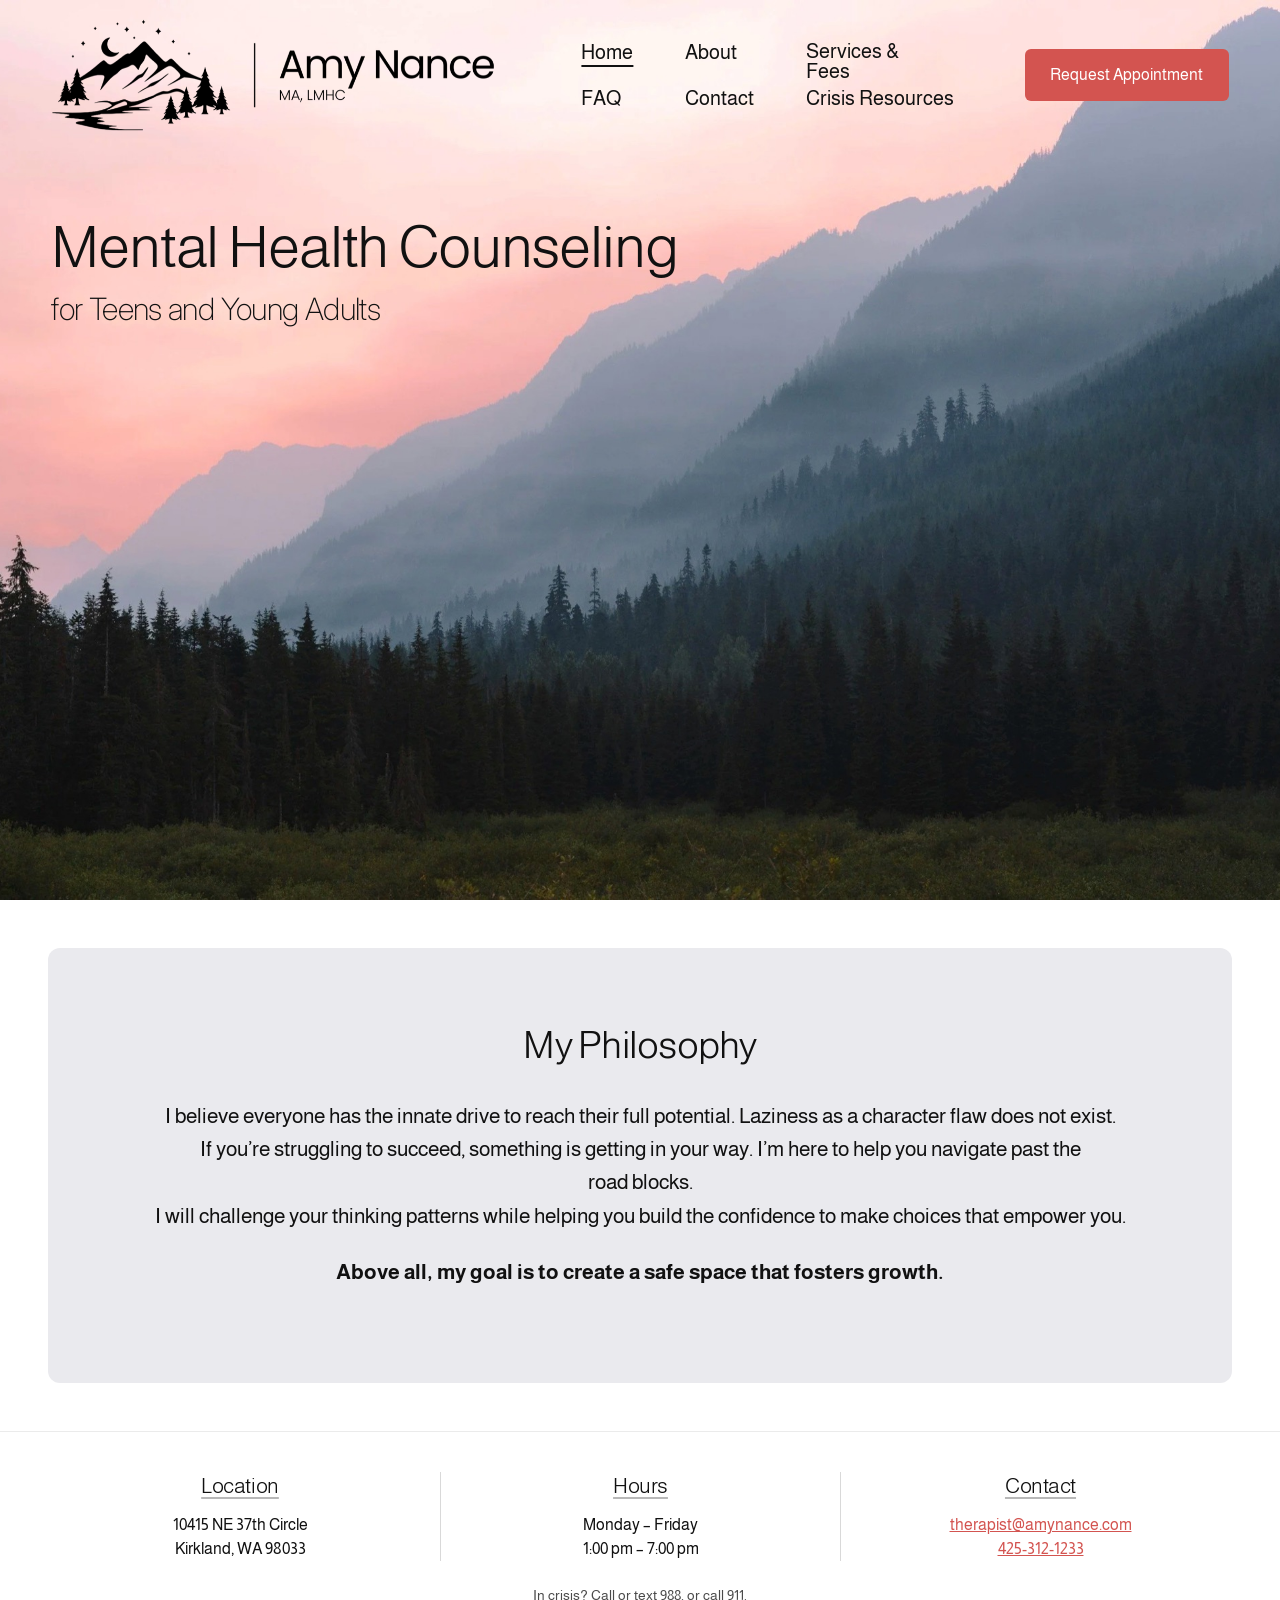
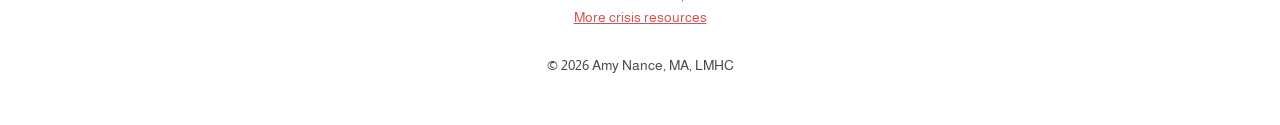
<file: index.html>
<!DOCTYPE html>
<html lang="en">
<head>
  <meta charset="UTF-8">
  <meta name="viewport" content="width=device-width, initial-scale=1.0">
  <title>Amy Nance, MA, LMHC | Therapy for Teens &amp; Young Adults in Kirkland, WA</title>
  <meta name="description" content="Licensed mental health counseling in Kirkland, WA. Amy Nance, MA, LMHC offers in-person and telehealth CBT for teens and young adults.">
  <meta name="author" content="Amy Nance, MA, LMHC">
  <meta name="theme-color" content="#d35450">
  <link rel="canonical" href="https://amynance.com/">
  <meta property="og:type" content="website">
  <meta property="og:site_name" content="Amy Nance, MA, LMHC">
  <meta property="og:locale" content="en_US">
  <meta property="og:url" content="https://amynance.com/">
  <meta property="og:title" content="Amy Nance, MA, LMHC | Therapy for Teens &amp; Young Adults in Kirkland, WA">
  <meta property="og:description" content="Licensed mental health counseling in Kirkland, WA. In-person and telehealth CBT for teens and young adults.">
  <meta property="og:image" content="https://amynance.com/assets/home-hero.jpg">
  <meta name="twitter:card" content="summary_large_image">
  <meta name="twitter:title" content="Amy Nance, MA, LMHC | Therapy in Kirkland, WA">
  <meta name="twitter:description" content="Licensed mental health counseling in Kirkland, WA for teens and young adults.">
  <meta name="twitter:image" content="https://amynance.com/assets/home-hero.jpg">
  <link rel="icon" href="assets/logo.png" type="image/png">
  <link rel="apple-touch-icon" href="assets/logo.png">
  <link rel="preconnect" href="https://fonts.googleapis.com">
  <link rel="preconnect" href="https://fonts.gstatic.com" crossorigin>
  <link href="https://fonts.googleapis.com/css2?family=Almarai:wght@300;400;700&family=Inter:wght@200&display=swap" rel="stylesheet">
  <link rel="stylesheet" href="styles.css?v=184">
  <script type="application/ld+json">
  {
    "@context": "https://schema.org",
    "@graph": [
      {
        "@type": "WebSite",
        "name": "Amy Nance, MA, LMHC",
        "url": "https://amynance.com/",
        "description": "Mental health counseling for teens and young adults in Kirkland, WA.",
        "publisher": { "@id": "https://amynance.com/#business" }
      },
      {
        "@type": "ProfessionalService",
        "@id": "https://amynance.com/#business",
        "name": "Amy Nance, MA, LMHC",
        "url": "https://amynance.com/",
        "image": "https://amynance.com/assets/logo.png",
        "telephone": "+1-425-312-1233",
        "email": "therapist@amynance.com",
        "priceRange": "$$",
        "description": "Licensed mental health counselor offering cognitive behavioral therapy for teens and young adults in Kirkland, WA, in person and via telehealth.",
        "address": {
          "@type": "PostalAddress",
          "streetAddress": "10415 NE 37th Circle",
          "addressLocality": "Kirkland",
          "addressRegion": "WA",
          "postalCode": "98033",
          "addressCountry": "US"
        },
        "openingHoursSpecification": {
          "@type": "OpeningHoursSpecification",
          "dayOfWeek": ["Monday", "Tuesday", "Wednesday", "Thursday", "Friday"],
          "opens": "13:00",
          "closes": "19:00"
        },
        "areaServed": [
          { "@type": "City", "name": "Kirkland" },
          { "@type": "AdministrativeArea", "name": "Washington" }
        ],
        "knowsAbout": ["Cognitive Behavioral Therapy", "Anxiety", "Depression", "ADHD", "Trauma", "Teen counseling", "Young adult counseling"],
        "founder": { "@id": "https://amynance.com/#amy" }
      },
      {
        "@type": "Person",
        "@id": "https://amynance.com/#amy",
        "name": "Amy Nance",
        "honorificSuffix": "MA, LMHC",
        "jobTitle": "Licensed Mental Health Counselor",
        "url": "https://amynance.com/about.html",
        "worksFor": { "@id": "https://amynance.com/#business" },
        "email": "therapist@amynance.com",
        "telephone": "+1-425-312-1233"
      }
    ]
  }
  </script>
</head>
<body>
  <header class="site-header site-header-overlay">
    <div class="container header-inner">
      <a href="index.html" class="logo"><img src="assets/logo.png" alt="Amy Nance, MA, LMHC" width="877" height="258"></a>
      <button class="nav-toggle" aria-label="Open menu" aria-expanded="false" aria-controls="site-nav">
        <span></span><span></span><span></span>
      </button>
      <nav id="site-nav" class="site-nav">
        <a href="index.html" aria-current="page">Home</a>
        <a href="about.html">About</a>
        <a href="services-fees.html" class="nav-services">Services &amp;<span class="nav-services-rest">Fees</span></a>
        <a href="faq.html">FAQ</a>
        <a href="contact.html">Contact</a>
        <a href="crisis-resources.html">Crisis Resources</a>
        <a href="https://amy-nance.clientsecure.me" class="btn nav-cta-mobile">Request Appointment</a>
      </nav>
      <a href="https://amy-nance.clientsecure.me" class="btn btn-header">Request Appointment</a>
    </div>
  </header>

  <main>
    <section class="hero hero-home">
      <div class="container">
        <h1>Mental Health Counseling <span class="visually-hidden">in Kirkland, WA</span></h1>
        <p>for Teens and Young Adults</p>
      </div>
    </section>

    <section class="section section-tight">
      <div class="container inset center">
        <h2>My Philosophy</h2>
        <p class="lead">I believe everyone has the innate drive to reach their full potential. Laziness as a character flaw does not exist.<br class="wide-break"> If you’re struggling to succeed, something is getting in your way. I’m here to help you navigate past the road blocks.<br class="wide-break"> I will challenge your thinking patterns while helping you build the confidence to make choices that empower you.</p>
        <p class="lead"><strong>Above all, my goal is to create a safe space that fosters growth.</strong></p>
      </div>
    </section>
  </main>

  <footer class="site-footer">
    <div class="container">
      <div class="footer-grid">
        <div>
          <h4>Location</h4>
          <p>10415 NE 37th Circle<br>Kirkland, WA 98033</p>
        </div>
        <div>
          <h4>Hours</h4>
          <p>Monday – Friday<br>1:00 pm – 7:00 pm</p>
        </div>
        <div>
          <h4>Contact</h4>
          <p><a href="mailto:therapist@amynance.com">therapist@amynance.com</a><br><a href="tel:+14253121233">425-312-1233</a></p>
        </div>
      </div>
      <p class="footer-crisis">In crisis? Call or text 988, or call 911.<br><a href="crisis-resources.html">More crisis resources</a></p>
      <p class="copyright">&copy; <span id="year"></span> Amy Nance, MA, LMHC</p>
    </div>
  </footer>

  <script src="script.js?v=159"></script>
</body>
</html>
</file>
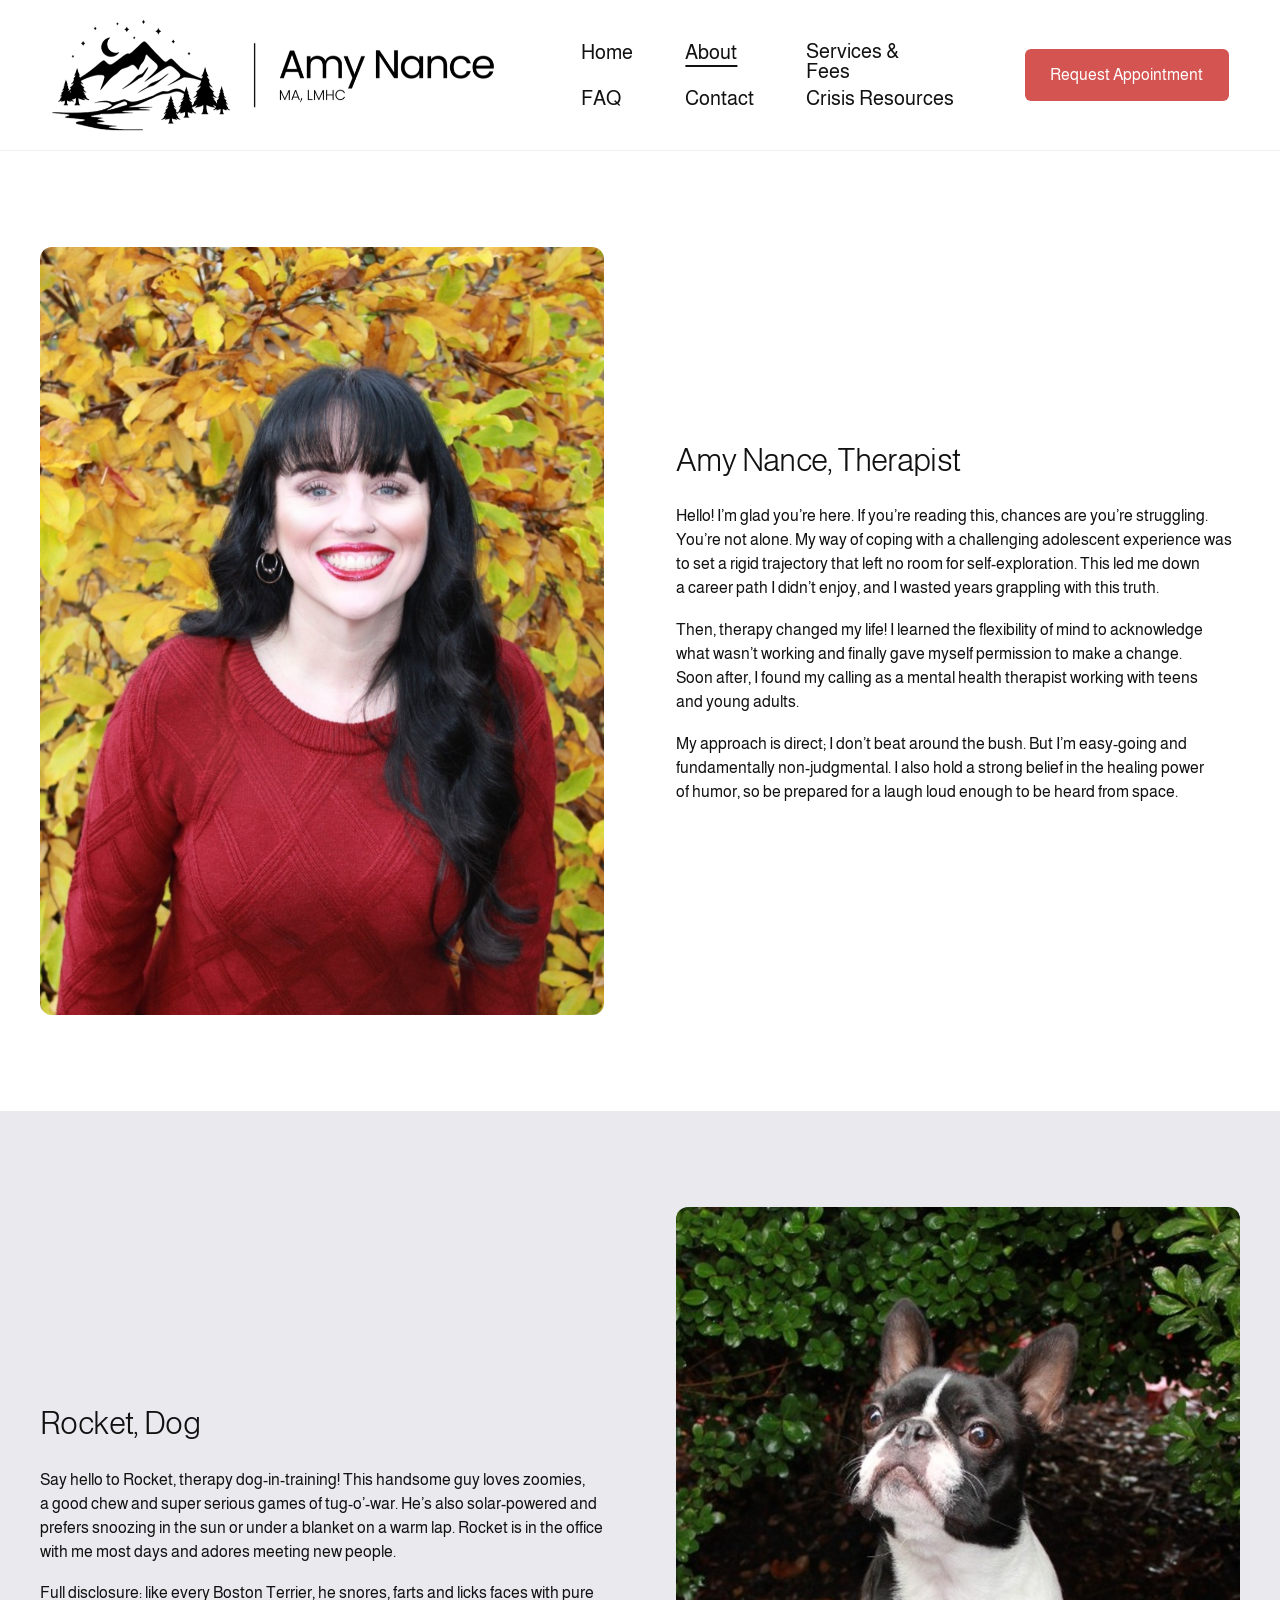
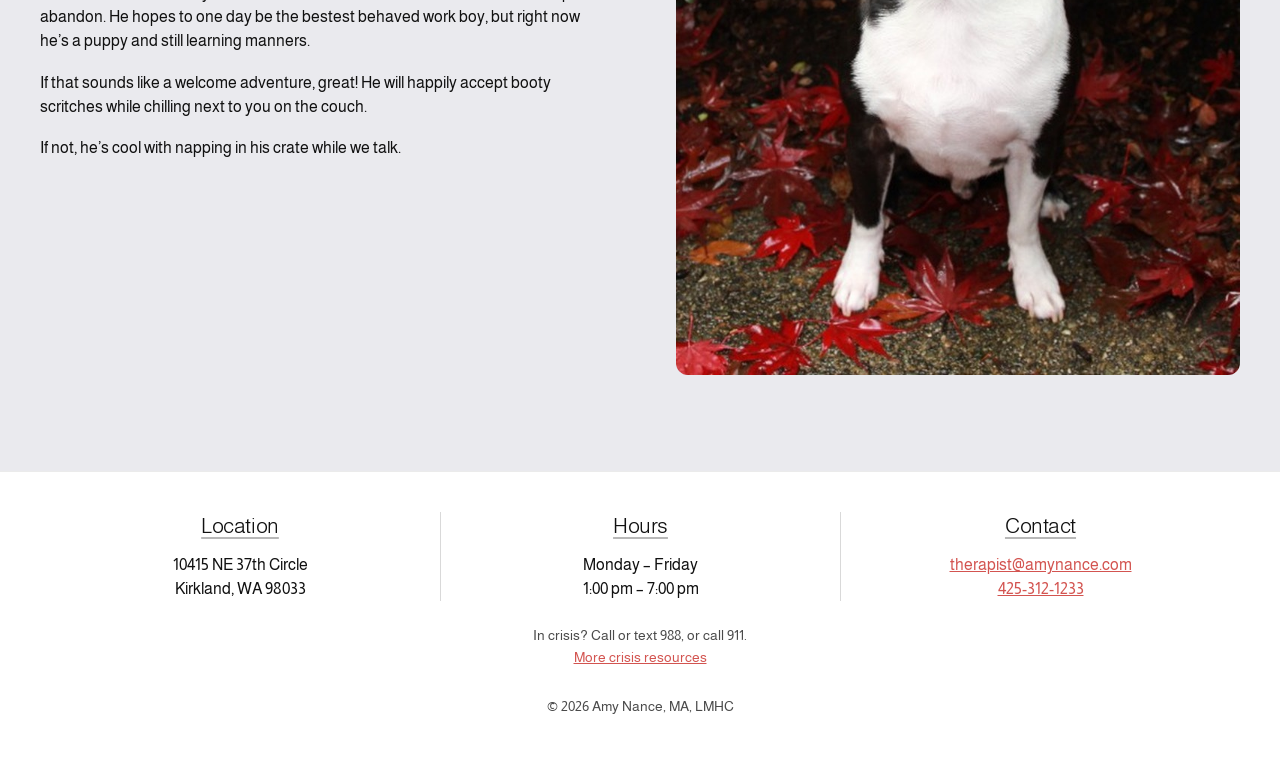
<file: about.html>
<!DOCTYPE html>
<html lang="en">
<head>
  <meta charset="UTF-8">
  <meta name="viewport" content="width=device-width, initial-scale=1.0">
  <title>About Amy Nance, MA, LMHC | Therapist in Kirkland, WA</title>
  <meta name="description" content="Meet Amy Nance, MA, LMHC — a direct, easy-going therapist for teens and young adults in Kirkland, WA — and Rocket, her therapy dog-in-training.">
  <meta name="author" content="Amy Nance, MA, LMHC">
  <meta name="theme-color" content="#d35450">
  <link rel="canonical" href="https://amynance.com/about.html">
  <meta property="og:type" content="profile">
  <meta property="og:site_name" content="Amy Nance, MA, LMHC">
  <meta property="og:locale" content="en_US">
  <meta property="og:url" content="https://amynance.com/about.html">
  <meta property="og:title" content="About Amy Nance, MA, LMHC | Therapist in Kirkland, WA">
  <meta property="og:description" content="Meet Amy Nance, a licensed mental health counselor for teens and young adults in Kirkland, WA, and Rocket, her therapy dog-in-training.">
  <meta property="og:image" content="https://amynance.com/assets/home-hero.jpg">
  <meta name="twitter:card" content="summary_large_image">
  <meta name="twitter:title" content="About Amy Nance, MA, LMHC | Therapist in Kirkland, WA">
  <meta name="twitter:description" content="Meet Amy Nance, a licensed mental health counselor for teens and young adults in Kirkland, WA.">
  <meta name="twitter:image" content="https://amynance.com/assets/home-hero.jpg">
  <link rel="icon" href="assets/logo.png" type="image/png">
  <link rel="apple-touch-icon" href="assets/logo.png">
  <link rel="preconnect" href="https://fonts.googleapis.com">
  <link rel="preconnect" href="https://fonts.gstatic.com" crossorigin>
  <link href="https://fonts.googleapis.com/css2?family=Almarai:wght@300;400;700&display=swap" rel="stylesheet">
  <link rel="stylesheet" href="styles.css?v=184">
  <script type="application/ld+json">
  {
    "@context": "https://schema.org",
    "@type": "ProfilePage",
    "name": "About Amy Nance, MA, LMHC",
    "url": "https://amynance.com/about.html",
    "mainEntity": {
      "@type": "Person",
      "name": "Amy Nance",
      "honorificSuffix": "MA, LMHC",
      "jobTitle": "Licensed Mental Health Counselor",
      "description": "Direct, easy-going, non-judgmental mental health counselor for teens and young adults in Kirkland, WA.",
      "url": "https://amynance.com/about.html",
      "email": "therapist@amynance.com",
      "telephone": "+1-425-312-1233",
      "worksFor": {
        "@type": "ProfessionalService",
        "name": "Amy Nance, MA, LMHC",
        "url": "https://amynance.com/"
      },
      "address": {
        "@type": "PostalAddress",
        "addressLocality": "Kirkland",
        "addressRegion": "WA",
        "addressCountry": "US"
      }
    }
  }
  </script>
</head>
<body>
  <header class="site-header">
    <div class="container header-inner">
      <a href="index.html" class="logo"><img src="assets/logo.png" alt="Amy Nance, MA, LMHC" width="877" height="258"></a>
      <button class="nav-toggle" aria-label="Open menu" aria-expanded="false" aria-controls="site-nav">
        <span></span><span></span><span></span>
      </button>
      <nav id="site-nav" class="site-nav">
        <a href="index.html">Home</a>
        <a href="about.html" aria-current="page">About</a>
        <a href="services-fees.html" class="nav-services">Services &amp;<span class="nav-services-rest">Fees</span></a>
        <a href="faq.html">FAQ</a>
        <a href="contact.html">Contact</a>
        <a href="crisis-resources.html">Crisis Resources</a>
        <a href="https://amy-nance.clientsecure.me" class="btn nav-cta-mobile">Request Appointment</a>
      </nav>
      <a href="https://amy-nance.clientsecure.me" class="btn btn-header">Request Appointment</a>
    </div>
  </header>

  <main>
    <section class="section">
      <div class="container split">
        <img class="about-photo" src="assets/about-1.jpg?v=2" alt="Amy Nance smiling outdoors in autumn" width="752" height="1024">
        <div>
          <h1 class="visually-hidden">About Amy Nance</h1>
          <h2>Amy Nance, Therapist</h2>
          <p>Hello! I’m glad you’re here. If you’re reading this, chances are you’re struggling. You’re not alone. My way of coping with a challenging adolescent experience was to set a rigid trajectory that left no room for self-exploration. This led me down a career path I didn’t enjoy, and I wasted years grappling with this truth.</p>
          <p>Then, therapy changed my life! I learned the flexibility of mind to acknowledge what wasn’t working and finally gave myself permission to make a change. Soon after, I found my calling as a mental health therapist working with teens and young adults.</p>
          <p>My approach is direct; I don’t beat around the bush. But I’m easy-going and fundamentally non-judgmental. I also hold a strong belief in the healing power of humor, so be prepared for a laugh loud enough to be heard from space.</p>
        </div>
      </div>
    </section>

    <section class="section section-panel">
      <div class="container split split-reverse">
        <img class="about-photo" src="assets/about-2.jpg?v=8" alt="Rocket, a Boston Terrier, sitting outdoors among autumn leaves" width="752" height="1024">
        <div>
          <h2>Rocket, Dog</h2>
          <p>Say hello to Rocket, therapy dog-in-training! This handsome guy loves zoomies, a good chew and super serious games of tug-o’-war. He’s also solar-powered and prefers snoozing in the sun or under a blanket on a warm lap. Rocket is in the office with me most days and adores meeting new people.</p>
          <p>Full disclosure: like every Boston Terrier, he snores, farts and licks faces with pure abandon. He hopes to one day be the bestest behaved work boy, but right now he’s a puppy and still learning manners.</p>
          <p>If that sounds like a welcome adventure, great! He will happily accept booty scritches while chilling next to you on the couch.</p>
          <p>If not, he’s cool with napping in his crate while we talk.</p>
        </div>
      </div>
    </section>
  </main>

  <footer class="site-footer">
    <div class="container">
      <div class="footer-grid">
        <div>
          <h4>Location</h4>
          <p>10415 NE 37th Circle<br>Kirkland, WA 98033</p>
        </div>
        <div>
          <h4>Hours</h4>
          <p>Monday – Friday<br>1:00 pm – 7:00 pm</p>
        </div>
        <div>
          <h4>Contact</h4>
          <p><a href="mailto:therapist@amynance.com">therapist@amynance.com</a><br><a href="tel:+14253121233">425-312-1233</a></p>
        </div>
      </div>
      <p class="footer-crisis">In crisis? Call or text 988, or call 911.<br><a href="crisis-resources.html">More crisis resources</a></p>
      <p class="copyright">&copy; <span id="year"></span> Amy Nance, MA, LMHC</p>
    </div>
  </footer>

  <script src="script.js?v=162"></script>
</body>
</html>
</file>
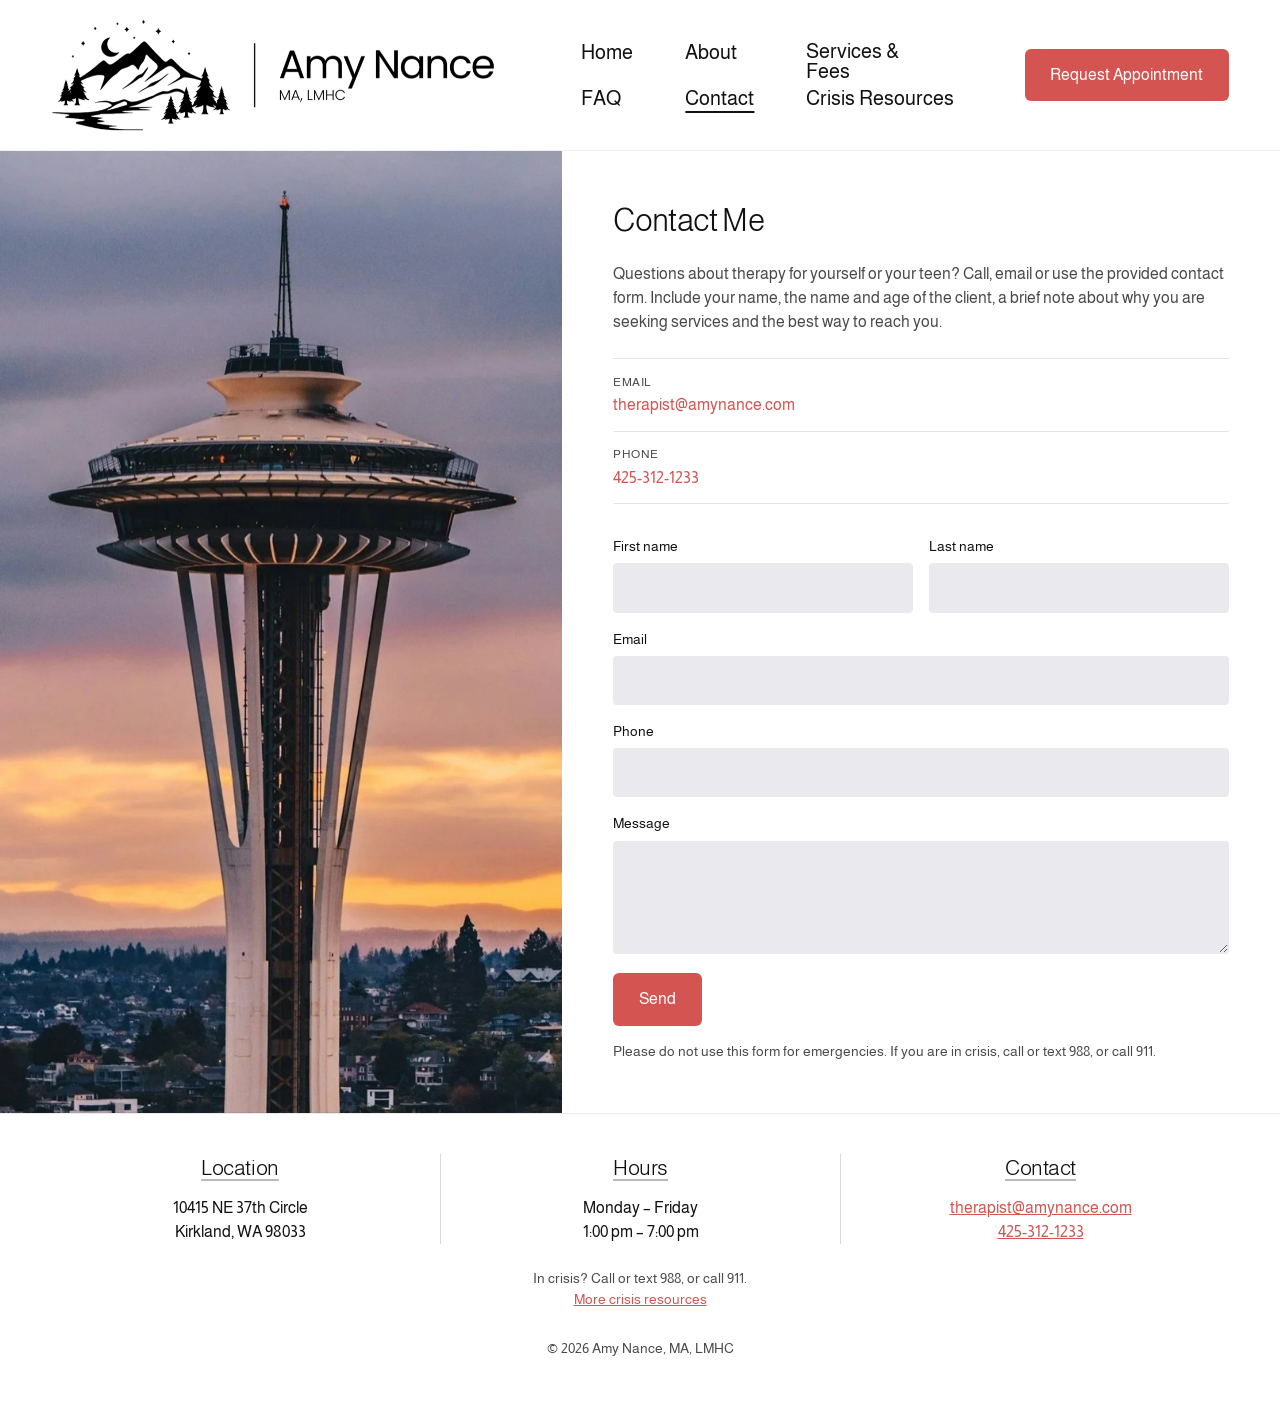
<file: contact.html>
<!DOCTYPE html>
<html lang="en">
<head>
  <meta charset="UTF-8">
  <meta name="viewport" content="width=device-width, initial-scale=1.0">
  <title>Contact Amy Nance, MA, LMHC | Kirkland Therapy</title>
  <meta name="description" content="Contact Amy Nance, MA, LMHC by phone, email, or form about therapy for yourself or your teen in Kirkland, WA. therapist@amynance.com · 425-312-1233.">
  <meta name="author" content="Amy Nance, MA, LMHC">
  <meta name="theme-color" content="#d35450">
  <link rel="canonical" href="https://amynance.com/contact.html">
  <meta property="og:type" content="website">
  <meta property="og:site_name" content="Amy Nance, MA, LMHC">
  <meta property="og:locale" content="en_US">
  <meta property="og:url" content="https://amynance.com/contact.html">
  <meta property="og:title" content="Contact Amy Nance, MA, LMHC | Kirkland Therapy">
  <meta property="og:description" content="Reach Amy Nance by phone, email, or message about therapy for teens and young adults in Kirkland, WA.">
  <meta property="og:image" content="https://amynance.com/assets/contact.jpg">
  <meta name="twitter:card" content="summary_large_image">
  <meta name="twitter:title" content="Contact Amy Nance, MA, LMHC">
  <meta name="twitter:description" content="Phone, email, or message Amy Nance about therapy in Kirkland, WA.">
  <meta name="twitter:image" content="https://amynance.com/assets/contact.jpg">
  <link rel="icon" href="assets/logo.png" type="image/png">
  <link rel="apple-touch-icon" href="assets/logo.png">
  <link rel="preconnect" href="https://fonts.googleapis.com">
  <link rel="preconnect" href="https://fonts.gstatic.com" crossorigin>
  <link href="https://fonts.googleapis.com/css2?family=Almarai:wght@300;400;700&display=swap" rel="stylesheet">
  <link rel="stylesheet" href="styles.css?v=184">
  <script type="application/ld+json">
  {
    "@context": "https://schema.org",
    "@type": "ContactPage",
    "name": "Contact Amy Nance, MA, LMHC",
    "url": "https://amynance.com/contact.html",
    "description": "Contact form, phone, and email for Amy Nance, MA, LMHC in Kirkland, WA.",
    "mainEntity": {
      "@type": "ProfessionalService",
      "name": "Amy Nance, MA, LMHC",
      "telephone": "+1-425-312-1233",
      "email": "therapist@amynance.com",
      "url": "https://amynance.com/",
      "address": {
        "@type": "PostalAddress",
        "streetAddress": "10415 NE 37th Circle",
        "addressLocality": "Kirkland",
        "addressRegion": "WA",
        "postalCode": "98033",
        "addressCountry": "US"
      }
    }
  }
  </script>
</head>
<body>
  <header class="site-header">
    <div class="container header-inner">
      <a href="index.html" class="logo"><img src="assets/logo.png" alt="Amy Nance, MA, LMHC" width="877" height="258"></a>
      <button class="nav-toggle" aria-label="Open menu" aria-expanded="false" aria-controls="site-nav">
        <span></span><span></span><span></span>
      </button>
      <nav id="site-nav" class="site-nav">
        <a href="index.html">Home</a>
        <a href="about.html">About</a>
        <a href="services-fees.html" class="nav-services">Services &amp;<span class="nav-services-rest">Fees</span></a>
        <a href="faq.html">FAQ</a>
        <a href="contact.html" aria-current="page">Contact</a>
        <a href="crisis-resources.html">Crisis Resources</a>
        <a href="https://amy-nance.clientsecure.me" class="btn nav-cta-mobile">Request Appointment</a>
      </nav>
      <a href="https://amy-nance.clientsecure.me" class="btn btn-header">Request Appointment</a>
    </div>
  </header>

  <main>
    <section class="contact-section">
      <div class="contact-stage">
        <figure class="contact-visual">
          <img src="assets/contact.jpg" alt="The Space Needle against an orange sunset over Seattle" width="2000" height="1273">
        </figure>
        <div class="contact-panel">
          <div class="contact-intro">
            <h1>Contact Me</h1>
            <p>Questions about therapy for yourself or your teen? Call, email or use the provided contact form. Include your name, the name and age of the client, a brief note about why you are seeking services and the best way to reach you.</p>
            <ul class="contact-details">
              <li>
                <span class="contact-label">Email</span>
                <a href="mailto:therapist@amynance.com">therapist@amynance.com</a>
              </li>
              <li>
                <span class="contact-label">Phone</span>
                <a href="tel:+14253121233">425-312-1233</a>
              </li>
            </ul>
          </div>
          <form class="contact-form" name="contact" method="POST" action="/thanks.html" data-netlify="true" netlify-honeypot="bot-field">
            <input type="hidden" name="form-name" value="contact">
            <p class="hidden"><label>Leave this empty: <input name="bot-field"></label></p>
            <div class="form-row">
              <label>First name<input type="text" name="first-name" autocomplete="given-name" required></label>
              <label>Last name<input type="text" name="last-name" autocomplete="family-name" required></label>
            </div>
            <label>Email<input type="email" name="email" autocomplete="email" required></label>
            <label>Phone<input type="tel" name="phone" autocomplete="tel"></label>
            <label>Message<textarea name="message" rows="4" required></textarea></label>
            <button type="submit" class="btn">Send</button>
            <p class="form-note">Please do not use this form for emergencies. If you are in crisis, call or text 988, or call 911.</p>
          </form>
        </div>
      </div>
    </section>
  </main>

  <footer class="site-footer">
    <div class="container">
      <div class="footer-grid">
        <div>
          <h4>Location</h4>
          <p>10415 NE 37th Circle<br>Kirkland, WA 98033</p>
        </div>
        <div>
          <h4>Hours</h4>
          <p>Monday – Friday<br>1:00 pm – 7:00 pm</p>
        </div>
        <div>
          <h4>Contact</h4>
          <p><a href="mailto:therapist@amynance.com">therapist@amynance.com</a><br><a href="tel:+14253121233">425-312-1233</a></p>
        </div>
      </div>
      <p class="footer-crisis">In crisis? Call or text 988, or call 911.<br><a href="crisis-resources.html">More crisis resources</a></p>
      <p class="copyright">&copy; <span id="year"></span> Amy Nance, MA, LMHC</p>
    </div>
  </footer>

  <script src="script.js?v=159"></script>
</body>
</html>
</file>
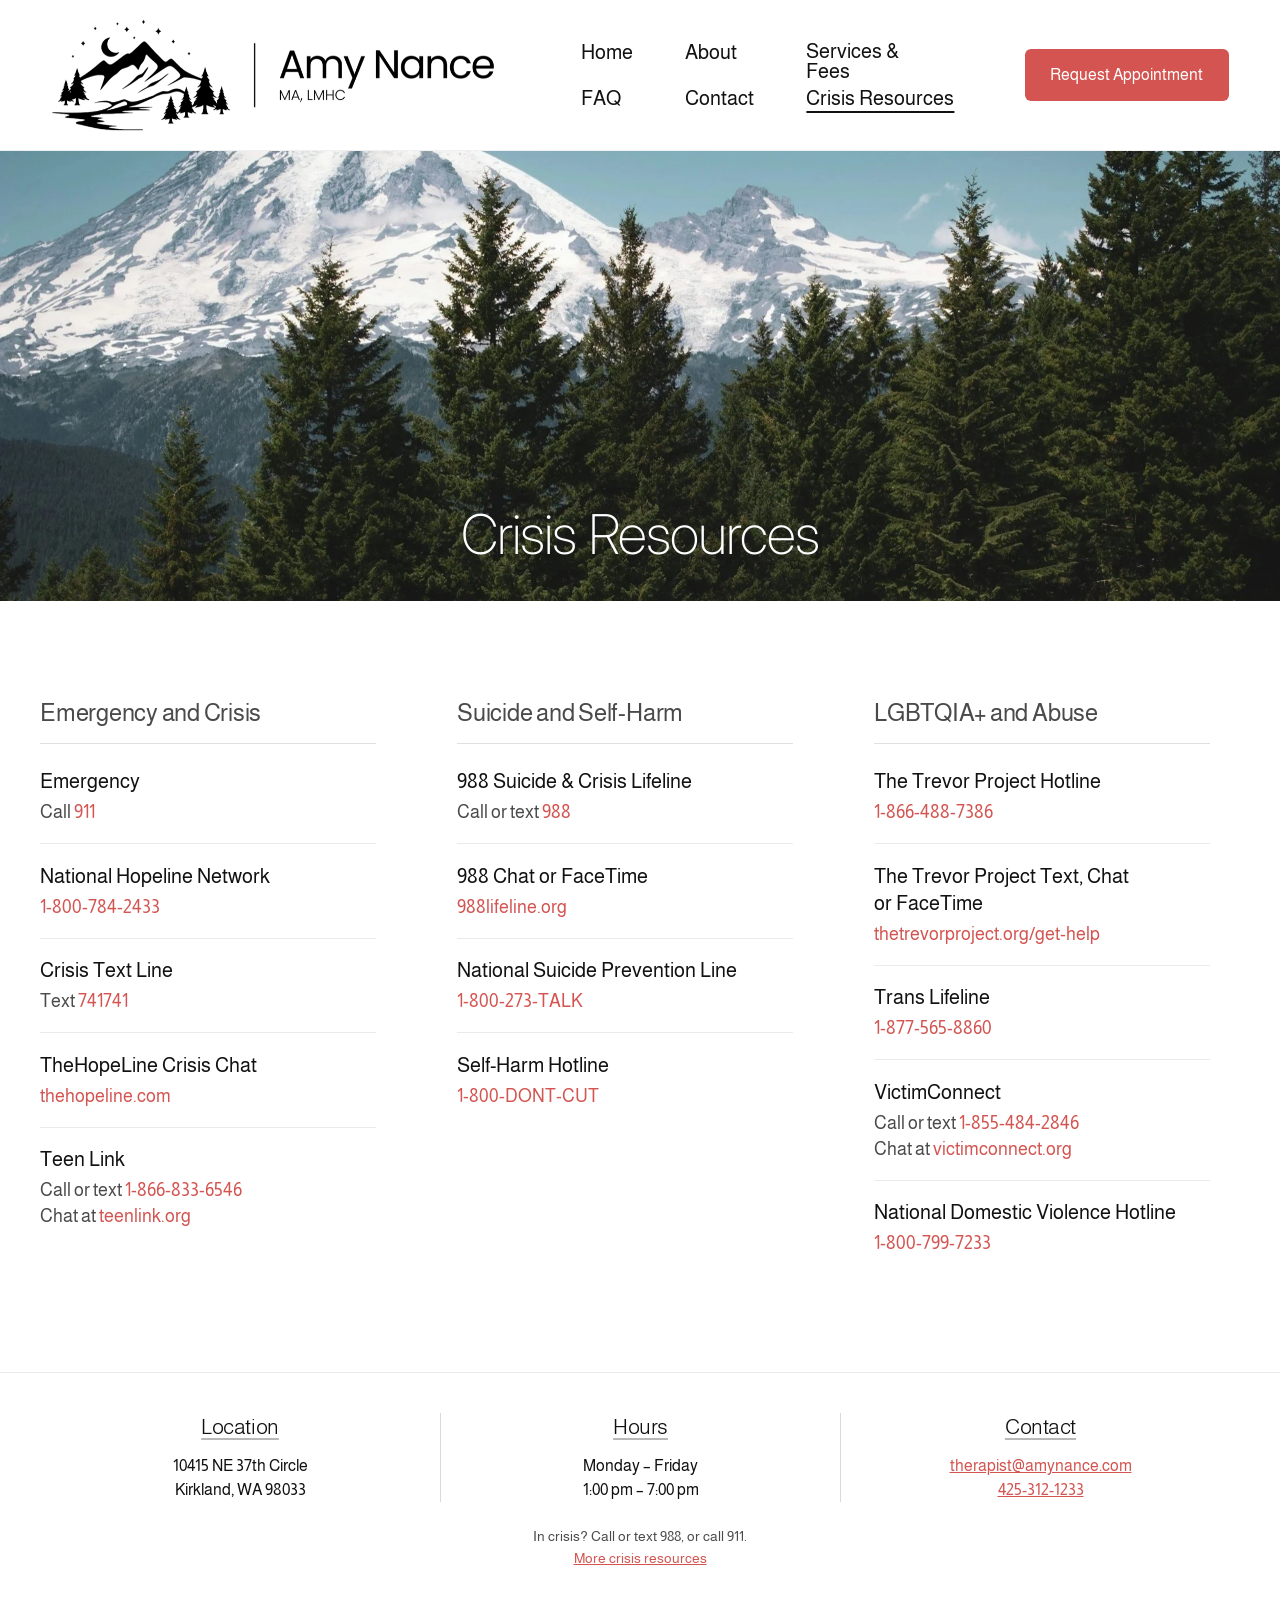
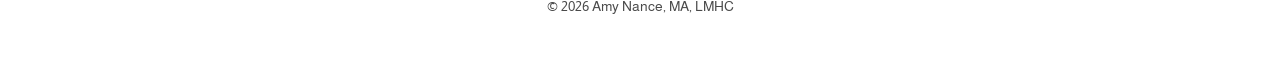
<file: crisis-resources.html>
<!DOCTYPE html>
<html lang="en">
<head>
  <meta charset="UTF-8">
  <meta name="viewport" content="width=device-width, initial-scale=1.0">
  <title>Crisis Resources | Hotlines &amp; Support | Amy Nance, MA, LMHC</title>
  <meta name="description" content="Crisis hotlines, text lines, and chat support for emergencies, suicide and self-harm, LGBTQIA+ support, and abuse. Call or text 988.">
  <meta name="author" content="Amy Nance, MA, LMHC">
  <meta name="theme-color" content="#d35450">
  <link rel="canonical" href="https://amynance.com/crisis-resources.html">
  <meta property="og:type" content="website">
  <meta property="og:site_name" content="Amy Nance, MA, LMHC">
  <meta property="og:locale" content="en_US">
  <meta property="og:url" content="https://amynance.com/crisis-resources.html">
  <meta property="og:title" content="Crisis Resources | Hotlines &amp; Support | Amy Nance, MA, LMHC">
  <meta property="og:description" content="Emergency, suicide prevention, LGBTQIA+, and abuse support hotlines and chat resources. Call or text 988.">
  <meta property="og:image" content="https://amynance.com/assets/crisis-hero.jpg?v=2">
  <meta name="twitter:card" content="summary_large_image">
  <meta name="twitter:title" content="Crisis Resources | Amy Nance, MA, LMHC">
  <meta name="twitter:description" content="Crisis hotlines and chat resources for emergencies, suicide prevention, and support.">
  <meta name="twitter:image" content="https://amynance.com/assets/crisis-hero.jpg?v=2">
  <link rel="icon" href="assets/logo.png" type="image/png">
  <link rel="apple-touch-icon" href="assets/logo.png">
  <link rel="preconnect" href="https://fonts.googleapis.com">
  <link rel="preconnect" href="https://fonts.gstatic.com" crossorigin>
  <link href="https://fonts.googleapis.com/css2?family=Almarai:wght@300;400;700&family=Inter:wght@200&display=swap" rel="stylesheet">
  <link rel="stylesheet" href="styles.css?v=184">
  <script type="application/ld+json">
  {
    "@context": "https://schema.org",
    "@type": "WebPage",
    "name": "Crisis Resources",
    "url": "https://amynance.com/crisis-resources.html",
    "description": "Crisis hotlines, text lines, and chat services for emergencies, suicide and self-harm, LGBTQIA+ support, and abuse.",
    "isPartOf": {
      "@type": "WebSite",
      "name": "Amy Nance, MA, LMHC",
      "url": "https://amynance.com/"
    }
  }
  </script>
</head>
<body>
  <header class="site-header">
    <div class="container header-inner">
      <a href="index.html" class="logo"><img src="assets/logo.png" alt="Amy Nance, MA, LMHC" width="877" height="258"></a>
      <button class="nav-toggle" aria-label="Open menu" aria-expanded="false" aria-controls="site-nav">
        <span></span><span></span><span></span>
      </button>
      <nav id="site-nav" class="site-nav">
        <a href="index.html">Home</a>
        <a href="about.html">About</a>
        <a href="services-fees.html" class="nav-services">Services &amp;<span class="nav-services-rest">Fees</span></a>
        <a href="faq.html">FAQ</a>
        <a href="contact.html">Contact</a>
        <a href="crisis-resources.html" aria-current="page">Crisis Resources</a>
        <a href="https://amy-nance.clientsecure.me" class="btn nav-cta-mobile">Request Appointment</a>
      </nav>
      <a href="https://amy-nance.clientsecure.me" class="btn btn-header">Request Appointment</a>
    </div>
  </header>

  <main>
    <section class="hero hero-short hero-crisis">
      <div class="container">
        <h1>Crisis Resources</h1>
      </div>
    </section>

    <section class="section">
      <div class="container">
        <div class="resource-grid">
          <div class="resource-col">
            <h3>Emergency and Crisis</h3>
            <ul>
              <li>
                <span class="resource-name">Emergency</span>
                <span class="resource-action">Call <a href="tel:911">911</a></span>
              </li>
              <li>
                <span class="resource-name">National Hopeline Network</span>
                <span class="resource-action"><a href="tel:+18007842433">1-800-784-2433</a></span>
              </li>
              <li>
                <span class="resource-name">Crisis Text Line</span>
                <span class="resource-action">Text <a href="sms:741741">741741</a></span>
              </li>
              <li>
                <span class="resource-name">TheHopeLine Crisis Chat</span>
                <span class="resource-action"><a href="https://www.thehopeline.com/" target="_blank" rel="noopener">thehopeline.com</a></span>
              </li>
              <li>
                <span class="resource-name">Teen Link</span>
                <span class="resource-action">Call or text <a href="tel:+18668336546">1-866-833-6546</a><br>Chat at <a href="https://www.teenlink.org/" target="_blank" rel="noopener">teenlink.org</a></span>
              </li>
            </ul>
          </div>
          <div class="resource-col">
            <h3>Suicide and Self-Harm</h3>
            <ul>
              <li>
                <span class="resource-name">988 Suicide &amp; Crisis Lifeline</span>
                <span class="resource-action">Call or text <a href="tel:988">988</a></span>
              </li>
              <li>
                <span class="resource-name">988 Chat or FaceTime</span>
                <span class="resource-action"><a href="https://988lifeline.org/" target="_blank" rel="noopener">988lifeline.org</a></span>
              </li>
              <li>
                <span class="resource-name">National Suicide Prevention Line</span>
                <span class="resource-action"><a href="tel:+18002738255">1-800-273-TALK</a></span>
              </li>
              <li>
                <span class="resource-name">Self-Harm Hotline</span>
                <span class="resource-action"><a href="tel:+18003668288">1-800-DONT-CUT</a></span>
              </li>
            </ul>
          </div>
          <div class="resource-col">
            <h3>LGBTQIA+ and Abuse</h3>
            <ul>
              <li>
                <span class="resource-name">The Trevor Project Hotline</span>
                <span class="resource-action"><a href="tel:+18664887386">1-866-488-7386</a></span>
              </li>
              <li>
                <span class="resource-name">The Trevor Project Text, Chat or FaceTime</span>
                <span class="resource-action"><a href="https://www.thetrevorproject.org/get-help/" target="_blank" rel="noopener">thetrevorproject.org/get-help</a></span>
              </li>
              <li>
                <span class="resource-name">Trans Lifeline</span>
                <span class="resource-action"><a href="tel:+18775658860">1-877-565-8860</a></span>
              </li>
              <li>
                <span class="resource-name">VictimConnect</span>
                <span class="resource-action">Call or text <a href="tel:+18554842846">1-855-484-2846</a><br>Chat at <a href="https://victimconnect.org/" target="_blank" rel="noopener">victimconnect.org</a></span>
              </li>
              <li>
                <span class="resource-name">National Domestic Violence Hotline</span>
                <span class="resource-action"><a href="tel:+18007997233">1-800-799-7233</a></span>
              </li>
            </ul>
          </div>
        </div>
      </div>
    </section>
  </main>

  <footer class="site-footer">
    <div class="container">
      <div class="footer-grid">
        <div>
          <h4>Location</h4>
          <p>10415 NE 37th Circle<br>Kirkland, WA 98033</p>
        </div>
        <div>
          <h4>Hours</h4>
          <p>Monday – Friday<br>1:00 pm – 7:00 pm</p>
        </div>
        <div>
          <h4>Contact</h4>
          <p><a href="mailto:therapist@amynance.com">therapist@amynance.com</a><br><a href="tel:+14253121233">425-312-1233</a></p>
        </div>
      </div>
      <p class="footer-crisis">In crisis? Call or text 988, or call 911.<br><a href="crisis-resources.html">More crisis resources</a></p>
      <p class="copyright">&copy; <span id="year"></span> Amy Nance, MA, LMHC</p>
    </div>
  </footer>

  <script src="script.js?v=159"></script>
</body>
</html>
</file>
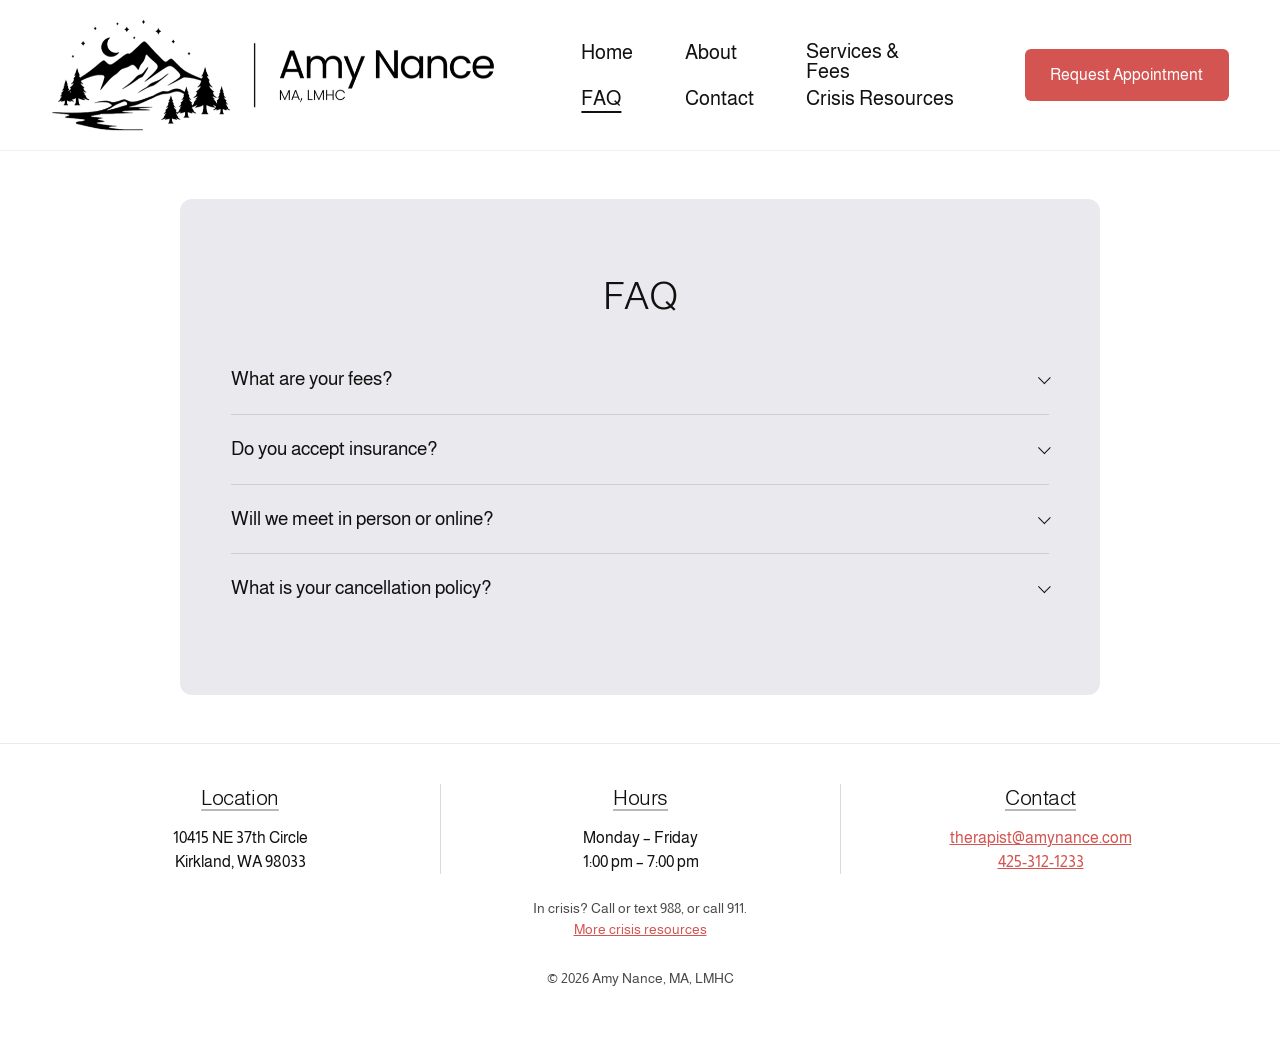
<file: faq.html>
<!DOCTYPE html>
<html lang="en">
<head>
  <meta charset="UTF-8">
  <meta name="viewport" content="width=device-width, initial-scale=1.0">
  <title>FAQ | Fees, Insurance &amp; Sessions | Amy Nance, MA, LMHC</title>
  <meta name="description" content="FAQ for therapy with Amy Nance, MA, LMHC in Kirkland, WA: fees, insurance, telehealth vs in-person sessions, and cancellation policy.">
  <meta name="author" content="Amy Nance, MA, LMHC">
  <meta name="theme-color" content="#d35450">
  <link rel="canonical" href="https://amynance.com/faq.html">
  <meta property="og:type" content="website">
  <meta property="og:site_name" content="Amy Nance, MA, LMHC">
  <meta property="og:locale" content="en_US">
  <meta property="og:url" content="https://amynance.com/faq.html">
  <meta property="og:title" content="FAQ | Fees, Insurance &amp; Sessions | Amy Nance, MA, LMHC">
  <meta property="og:description" content="Answers about therapy fees, insurance, telehealth, in-person sessions, and cancellations in Kirkland, WA.">
  <meta property="og:image" content="https://amynance.com/assets/home-hero.jpg">
  <meta name="twitter:card" content="summary_large_image">
  <meta name="twitter:title" content="FAQ | Amy Nance, MA, LMHC">
  <meta name="twitter:description" content="Fees, insurance, telehealth, and cancellation policy for therapy in Kirkland, WA.">
  <meta name="twitter:image" content="https://amynance.com/assets/home-hero.jpg">
  <link rel="icon" href="assets/logo.png" type="image/png">
  <link rel="apple-touch-icon" href="assets/logo.png">
  <link rel="preconnect" href="https://fonts.googleapis.com">
  <link rel="preconnect" href="https://fonts.gstatic.com" crossorigin>
  <link href="https://fonts.googleapis.com/css2?family=Almarai:wght@300;400;700&display=swap" rel="stylesheet">
  <link rel="stylesheet" href="styles.css?v=184">
  <script type="application/ld+json">
  {
    "@context": "https://schema.org",
    "@type": "FAQPage",
    "mainEntity": [
      {
        "@type": "Question",
        "name": "What are your fees?",
        "acceptedAnswer": {
          "@type": "Answer",
          "text": "My fee is $160 per 50-minute session. I offer a free 15-minute phone consultation for prospective clients."
        }
      },
      {
        "@type": "Question",
        "name": "Do you accept insurance?",
        "acceptedAnswer": {
          "@type": "Answer",
          "text": "I do not currently accept insurance. In part, this is to protect your privacy and freedom to determine the course of your own treatment. Many insurance companies will reimburse a portion of the cost if you submit a superbill, which I can provide upon request."
        }
      },
      {
        "@type": "Question",
        "name": "Will we meet in person or online?",
        "acceptedAnswer": {
          "@type": "Answer",
          "text": "I offer both telehealth and in-person sessions in Kirkland, Washington. You can choose on a week-by-week basis how you’d prefer to meet. Just let me know at least 24 hours in advance if you plan to come in to the office."
        }
      },
      {
        "@type": "Question",
        "name": "What is your cancellation policy?",
        "acceptedAnswer": {
          "@type": "Answer",
          "text": "If you need to cancel an appointment, please provide at least 48-hours notice. No-shows or sessions cancelled with less than 48-hours notice will be charged at the full rate. If you reschedule your appointment within the same week, you will not be charged a late-cancel or no-show fee."
        }
      }
    ]
  }
  </script>
</head>
<body>
  <header class="site-header">
    <div class="container header-inner">
      <a href="index.html" class="logo"><img src="assets/logo.png" alt="Amy Nance, MA, LMHC" width="877" height="258"></a>
      <button class="nav-toggle" aria-label="Open menu" aria-expanded="false" aria-controls="site-nav">
        <span></span><span></span><span></span>
      </button>
      <nav id="site-nav" class="site-nav">
        <a href="index.html">Home</a>
        <a href="about.html">About</a>
        <a href="services-fees.html" class="nav-services">Services &amp;<span class="nav-services-rest">Fees</span></a>
        <a href="faq.html" aria-current="page">FAQ</a>
        <a href="contact.html">Contact</a>
        <a href="crisis-resources.html">Crisis Resources</a>
        <a href="https://amy-nance.clientsecure.me" class="btn nav-cta-mobile">Request Appointment</a>
      </nav>
      <a href="https://amy-nance.clientsecure.me" class="btn btn-header">Request Appointment</a>
    </div>
  </header>

  <main>
    <section class="section section-tight">
      <div class="container inset faq-inset">
        <h1 class="center faq-title">FAQ</h1>
        <div class="faq-list">
          <details>
            <summary>What are your fees?</summary>
            <div>
              <p>My fee is $160 per 50-minute session. I offer a free 15-minute phone consultation for prospective clients.</p>
            </div>
          </details>
          <details>
            <summary>Do you accept insurance?</summary>
            <div>
              <p>I do not currently accept insurance. In part, this is to protect your privacy and freedom to determine the course<br class="wide-break"> of your own treatment. Insurance companies require you to prove, through the release of your private records<br class="wide-break"> and diagnosis, how many sessions they will pay for, or if therapy is warranted at all. Many insurance companies<br class="wide-break"> will reimburse a portion of the cost if you submit a superbill, which I can provide upon request.</p>
            </div>
          </details>
          <details>
            <summary>Will we meet in person or online?</summary>
            <div>
              <p>That’s up to you! I offer both telehealth and in-person sessions in Kirkland, Washington. You can choose on a<br class="wide-break"> week-by-week basis how you’d prefer to meet. Just let me know at least 24 hours in advance if you plan to come<br class="wide-break"> in to the office.</p>
            </div>
          </details>
          <details>
            <summary>What is your cancellation policy?</summary>
            <div>
              <p>If you need to cancel an appointment, please provide at least 48-hours notice. No-shows or sessions cancelled<br class="wide-break"> with less than 48-hours notice will be charged at the full rate. If you reschedule your appointment within the same<br class="wide-break"> week, you will not be charged a late-cancel or no-show fee.</p>
            </div>
          </details>
        </div>
      </div>
    </section>
  </main>

  <footer class="site-footer">
    <div class="container">
      <div class="footer-grid">
        <div>
          <h4>Location</h4>
          <p>10415 NE 37th Circle<br>Kirkland, WA 98033</p>
        </div>
        <div>
          <h4>Hours</h4>
          <p>Monday – Friday<br>1:00 pm – 7:00 pm</p>
        </div>
        <div>
          <h4>Contact</h4>
          <p><a href="mailto:therapist@amynance.com">therapist@amynance.com</a><br><a href="tel:+14253121233">425-312-1233</a></p>
        </div>
      </div>
      <p class="footer-crisis">In crisis? Call or text 988, or call 911.<br><a href="crisis-resources.html">More crisis resources</a></p>
      <p class="copyright">&copy; <span id="year"></span> Amy Nance, MA, LMHC</p>
    </div>
  </footer>

  <script src="script.js?v=159"></script>
</body>
</html>
</file>
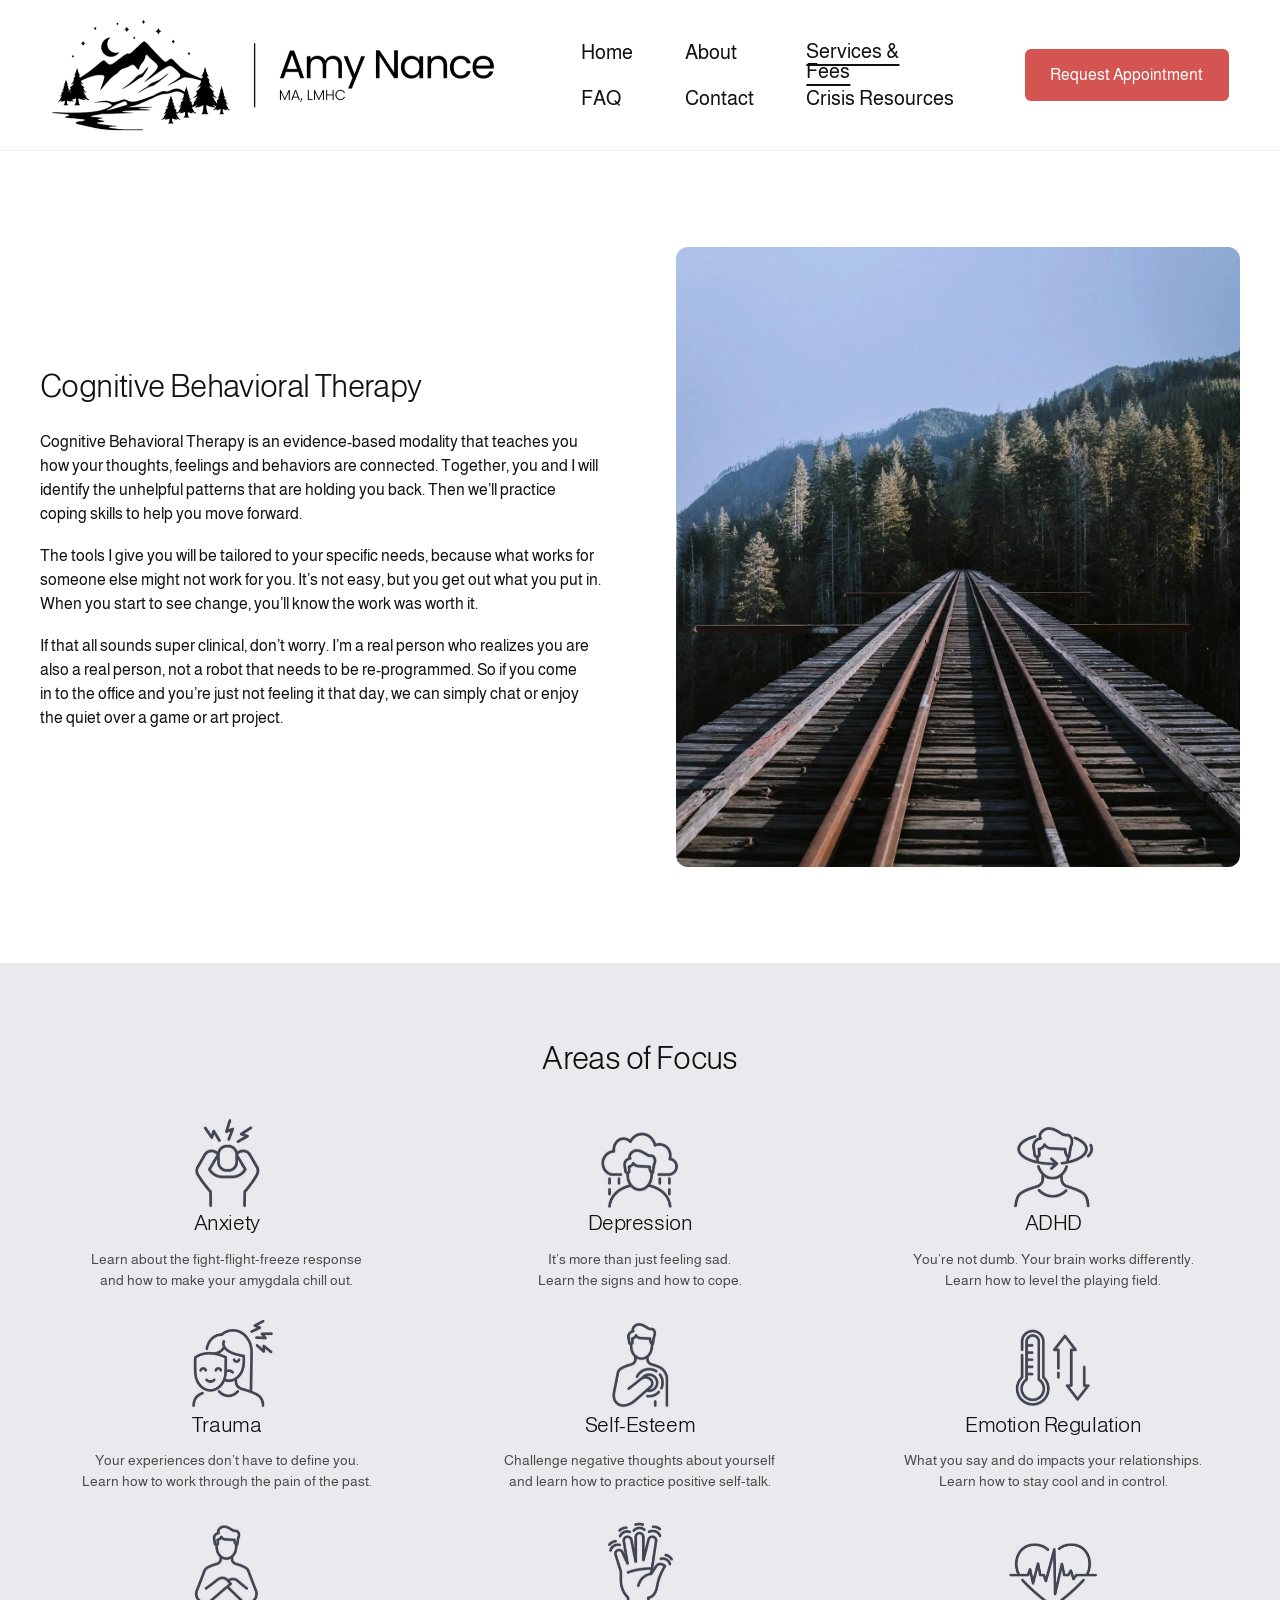
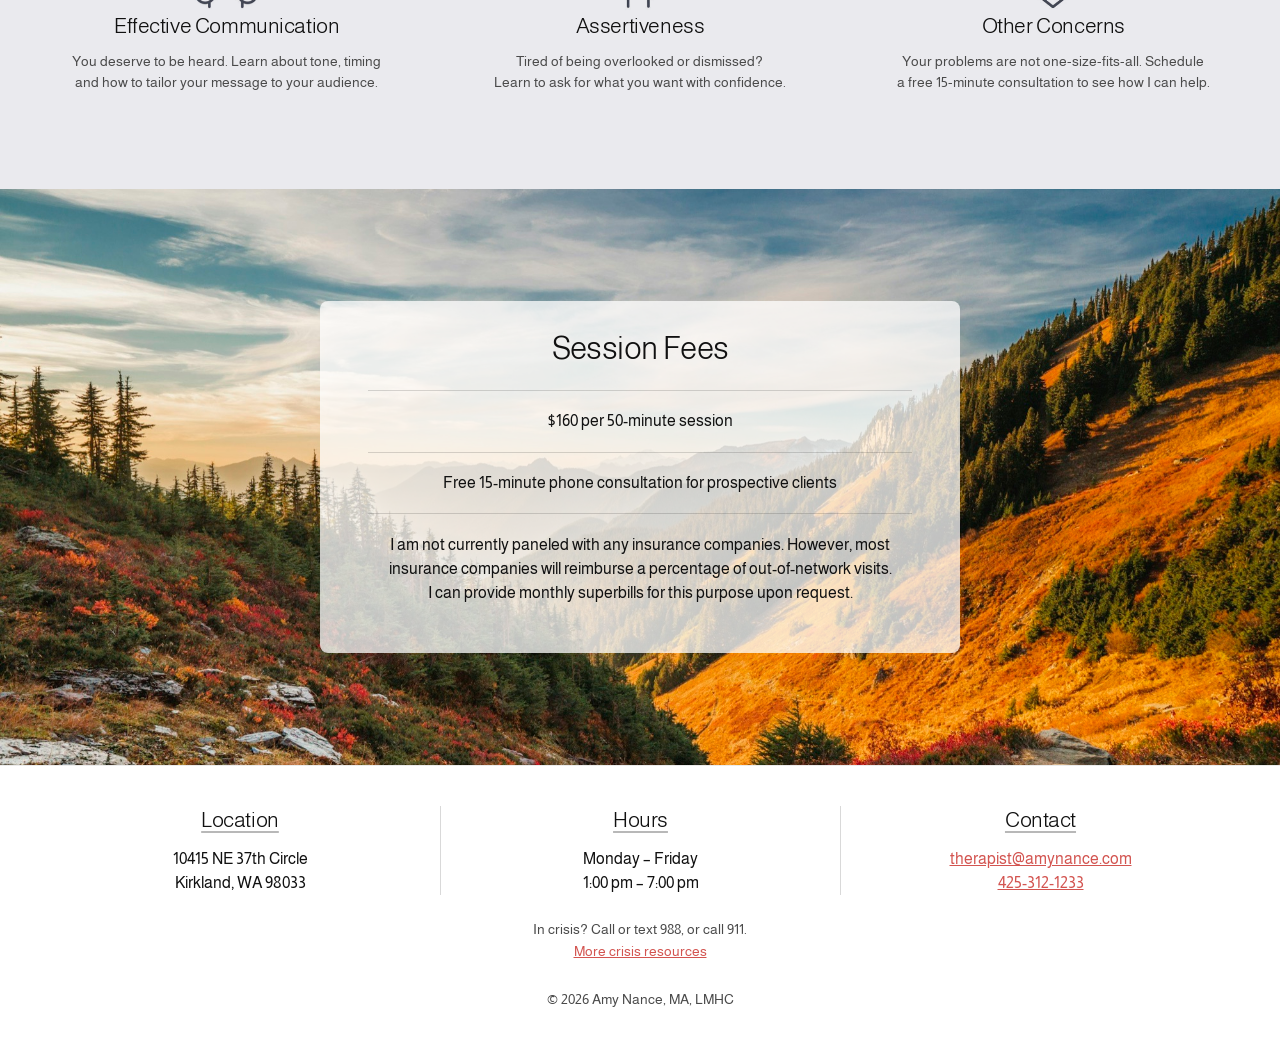
<file: services-fees.html>
<!DOCTYPE html>
<html lang="en">
<head>
  <meta charset="UTF-8">
  <meta name="viewport" content="width=device-width, initial-scale=1.0">
  <title>CBT Services &amp; Fees | Amy Nance, MA, LMHC | Kirkland, WA</title>
  <meta name="description" content="Cognitive Behavioral Therapy in Kirkland, WA for anxiety, depression, ADHD, trauma and more. $160 per 50-minute session with a free 15-minute consultation.">
  <meta name="author" content="Amy Nance, MA, LMHC">
  <meta name="theme-color" content="#d35450">
  <link rel="canonical" href="https://amynance.com/services-fees.html">
  <meta property="og:type" content="website">
  <meta property="og:site_name" content="Amy Nance, MA, LMHC">
  <meta property="og:locale" content="en_US">
  <meta property="og:url" content="https://amynance.com/services-fees.html">
  <meta property="og:title" content="CBT Services &amp; Fees | Amy Nance, MA, LMHC | Kirkland, WA">
  <meta property="og:description" content="Cognitive Behavioral Therapy for anxiety, depression, ADHD, trauma and more. $160 per session with a free consultation.">
  <meta property="og:image" content="https://amynance.com/assets/cbt.jpg">
  <meta name="twitter:card" content="summary_large_image">
  <meta name="twitter:title" content="CBT Services &amp; Fees | Amy Nance, MA, LMHC">
  <meta name="twitter:description" content="Evidence-based CBT for teens and young adults in Kirkland, WA. $160 per 50-minute session.">
  <meta name="twitter:image" content="https://amynance.com/assets/cbt.jpg">
  <link rel="icon" href="assets/logo.png" type="image/png">
  <link rel="apple-touch-icon" href="assets/logo.png">
  <link rel="preconnect" href="https://fonts.googleapis.com">
  <link rel="preconnect" href="https://fonts.gstatic.com" crossorigin>
  <link href="https://fonts.googleapis.com/css2?family=Almarai:wght@300;400;700&display=swap" rel="stylesheet">
  <link rel="stylesheet" href="styles.css?v=184">
  <script type="application/ld+json">
  {
    "@context": "https://schema.org",
    "@type": "Service",
    "name": "Cognitive Behavioral Therapy",
    "serviceType": "Mental health counseling",
    "provider": {
      "@type": "ProfessionalService",
      "name": "Amy Nance, MA, LMHC",
      "url": "https://amynance.com/",
      "telephone": "+1-425-312-1233",
      "address": {
        "@type": "PostalAddress",
        "streetAddress": "10415 NE 37th Circle",
        "addressLocality": "Kirkland",
        "addressRegion": "WA",
        "postalCode": "98033",
        "addressCountry": "US"
      }
    },
    "areaServed": { "@type": "City", "name": "Kirkland" },
    "description": "Cognitive Behavioral Therapy for teens and young adults, including anxiety, depression, ADHD, trauma, self-esteem, emotion regulation, communication and assertiveness.",
    "offers": {
      "@type": "Offer",
      "price": "160",
      "priceCurrency": "USD",
      "description": "$160 per 50-minute session. Free 15-minute phone consultation for prospective clients."
    },
    "url": "https://amynance.com/services-fees.html"
  }
  </script>
</head>
<body>
  <header class="site-header">
    <div class="container header-inner">
      <a href="index.html" class="logo"><img src="assets/logo.png" alt="Amy Nance, MA, LMHC" width="877" height="258"></a>
      <button class="nav-toggle" aria-label="Open menu" aria-expanded="false" aria-controls="site-nav">
        <span></span><span></span><span></span>
      </button>
      <nav id="site-nav" class="site-nav">
        <a href="index.html">Home</a>
        <a href="about.html">About</a>
        <a href="services-fees.html" class="nav-services" aria-current="page">Services &amp;<span class="nav-services-rest">Fees</span></a>
        <a href="faq.html">FAQ</a>
        <a href="contact.html">Contact</a>
        <a href="crisis-resources.html">Crisis Resources</a>
        <a href="https://amy-nance.clientsecure.me" class="btn nav-cta-mobile">Request Appointment</a>
      </nav>
      <a href="https://amy-nance.clientsecure.me" class="btn btn-header">Request Appointment</a>
    </div>
  </header>

  <main>
    <section class="section">
      <div class="container split">
        <div>
          <h1 class="visually-hidden">Services &amp; Fees</h1>
          <h2>Cognitive Behavioral Therapy</h2>
          <p>Cognitive Behavioral Therapy is an evidence-based modality that teaches you how your thoughts, feelings and behaviors are connected. Together, you and I will identify the unhelpful patterns that are holding you back. Then we’ll practice coping skills to help you move forward.</p>
          <p>The tools I give you will be tailored to your specific needs, because what works for someone else might not work for you. It’s not easy, but you get out what you put in. When you start to see change, you’ll know the work was worth it.</p>
          <p>If that all sounds super clinical, don’t worry. I’m a real person who realizes you are also a real person, not a robot that needs to be re-programmed. So if you come in to the office and you’re just not feeling it that day, we can simply chat or enjoy the quiet over a game or art project.</p>
        </div>
        <img src="assets/cbt.jpg?v=2" alt="Railroad tracks crossing a bridge toward forested mountains" width="1336" height="2000">
      </div>
    </section>

    <section class="section section-panel">
      <div class="container center">
        <h2>Areas of Focus</h2>
        <div class="services-grid">
          <div class="service">
            <img src="assets/icons/anxiety.png" alt="" width="240" height="222">
            <h4>Anxiety</h4>
            <p>Learn about the fight-flight-freeze response<br> and how to make your amygdala chill out.</p>
          </div>
          <div class="service">
            <img src="assets/icons/depression.png" alt="" width="240" height="222">
            <h4>Depression</h4>
            <p>It’s more than just feeling sad.<br> Learn the signs and how to cope.</p>
          </div>
          <div class="service">
            <img src="assets/icons/adhd.png" alt="" width="240" height="222">
            <h4>ADHD</h4>
            <p>You’re not dumb. Your brain works differently.<br> Learn how to level the playing field.</p>
          </div>
          <div class="service">
            <img src="assets/icons/trauma.png?v=2" alt="" width="240" height="222">
            <h4>Trauma</h4>
            <p>Your experiences don’t have to define you.<br> Learn how to work through the pain of the past.</p>
          </div>
          <div class="service">
            <img src="assets/icons/self-esteem.png" alt="" width="240" height="222">
            <h4>Self-Esteem</h4>
            <p>Challenge negative thoughts about yourself<br> and learn how to practice positive self-talk.</p>
          </div>
          <div class="service">
            <img src="assets/icons/emotion-regulation.png" alt="" width="240" height="222">
            <h4>Emotion Regulation</h4>
            <p>What you say and do impacts your relationships.<br> Learn how to stay cool and in control.</p>
          </div>
          <div class="service">
            <img src="assets/icons/communication.png" alt="" width="240" height="222">
            <h4>Effective Communication</h4>
            <p>You deserve to be heard. Learn about tone, timing<br> and how to tailor your message to your audience.</p>
          </div>
          <div class="service">
            <img src="assets/icons/assertiveness.png" alt="" width="240" height="222">
            <h4>Assertiveness</h4>
            <p>Tired of being overlooked or dismissed?<br> Learn to ask for what you want with confidence.</p>
          </div>
          <div class="service">
            <img src="assets/icons/other.png?v=2" alt="" width="240" height="222">
            <h4>Other Concerns</h4>
            <p>Your problems are not one-size-fits-all. Schedule a<br> free 15-minute consultation to see how I can help.</p>
          </div>
        </div>
      </div>
    </section>

    <section class="fees">
      <div class="container">
        <div class="fees-card">
          <h2>Session Fees</h2>
          <p class="fee-amount">$160 per 50-minute session</p>
          <p class="fee-note">Free 15-minute phone consultation for prospective clients</p>
          <p class="fee-insurance">I am not currently paneled with any insurance companies. However, most insurance companies will reimburse a percentage of out-of-network visits.<br> I can provide monthly superbills for this purpose upon request.</p>
        </div>
      </div>
    </section>
  </main>

  <footer class="site-footer">
    <div class="container">
      <div class="footer-grid">
        <div>
          <h4>Location</h4>
          <p>10415 NE 37th Circle<br>Kirkland, WA 98033</p>
        </div>
        <div>
          <h4>Hours</h4>
          <p>Monday – Friday<br>1:00 pm – 7:00 pm</p>
        </div>
        <div>
          <h4>Contact</h4>
          <p><a href="mailto:therapist@amynance.com">therapist@amynance.com</a><br><a href="tel:+14253121233">425-312-1233</a></p>
        </div>
      </div>
      <p class="footer-crisis">In crisis? Call or text 988, or call 911.<br><a href="crisis-resources.html">More crisis resources</a></p>
      <p class="copyright">&copy; <span id="year"></span> Amy Nance, MA, LMHC</p>
    </div>
  </footer>

  <script src="script.js?v=159"></script>
</body>
</html>
</file>
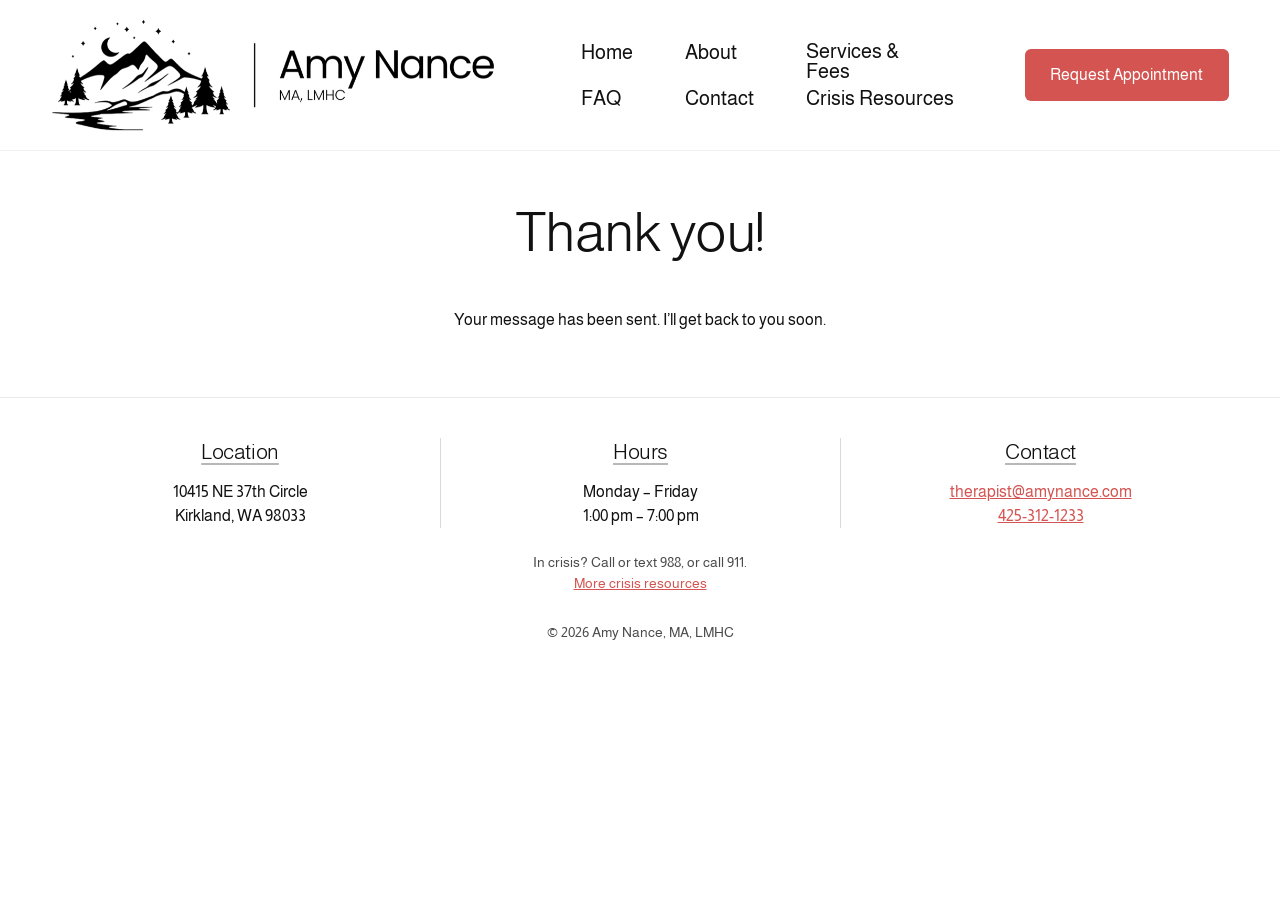
<file: thanks.html>
<!DOCTYPE html>
<html lang="en">
<head>
  <meta charset="UTF-8">
  <meta name="viewport" content="width=device-width, initial-scale=1.0">
  <title>Message Sent | Amy Nance, MA, LMHC</title>
  <meta name="robots" content="noindex, nofollow">
  <meta name="theme-color" content="#d35450">
  <link rel="canonical" href="https://amynance.com/thanks.html">
  <link rel="icon" href="assets/logo.png" type="image/png">
  <link rel="apple-touch-icon" href="assets/logo.png">
  <link rel="preconnect" href="https://fonts.googleapis.com">
  <link rel="preconnect" href="https://fonts.gstatic.com" crossorigin>
  <link href="https://fonts.googleapis.com/css2?family=Almarai:wght@300;400;700&display=swap" rel="stylesheet">
  <link rel="stylesheet" href="styles.css?v=184">
</head>
<body>
  <header class="site-header">
    <div class="container header-inner">
      <a href="index.html" class="logo"><img src="assets/logo.png" alt="Amy Nance, MA, LMHC" width="877" height="258"></a>
      <button class="nav-toggle" aria-label="Open menu" aria-expanded="false" aria-controls="site-nav">
        <span></span><span></span><span></span>
      </button>
      <nav id="site-nav" class="site-nav">
        <a href="index.html">Home</a>
        <a href="about.html">About</a>
        <a href="services-fees.html" class="nav-services">Services &amp;<span class="nav-services-rest">Fees</span></a>
        <a href="faq.html">FAQ</a>
        <a href="contact.html">Contact</a>
        <a href="crisis-resources.html">Crisis Resources</a>
        <a href="https://amy-nance.clientsecure.me" class="btn nav-cta-mobile">Request Appointment</a>
      </nav>
      <a href="https://amy-nance.clientsecure.me" class="btn btn-header">Request Appointment</a>
    </div>
  </header>

  <main>
    <section class="section section-tight">
      <div class="narrow center">
        <h1>Thank you!</h1>
        <p>Your message has been sent. I’ll get back to you soon.</p>
      </div>
    </section>
  </main>

  <footer class="site-footer">
    <div class="container">
      <div class="footer-grid">
        <div>
          <h4>Location</h4>
          <p>10415 NE 37th Circle<br>Kirkland, WA 98033</p>
        </div>
        <div>
          <h4>Hours</h4>
          <p>Monday – Friday<br>1:00 pm – 7:00 pm</p>
        </div>
        <div>
          <h4>Contact</h4>
          <p><a href="mailto:therapist@amynance.com">therapist@amynance.com</a><br><a href="tel:+14253121233">425-312-1233</a></p>
        </div>
      </div>
      <p class="footer-crisis">In crisis? Call or text 988, or call 911.<br><a href="crisis-resources.html">More crisis resources</a></p>
      <p class="copyright">&copy; <span id="year"></span> Amy Nance, MA, LMHC</p>
    </div>
  </footer>

  <script src="script.js?v=159"></script>
</body>
</html>
</file>
<file: styles.css>
:root {
  --color-accent: #d35450;
  --color-accent-dark: #b8403c;
  --color-text: #111;
  --color-muted: #4a4a4a;
  --color-panel: #eaeaee;
  --color-bg: #fff;
  --font-heading: "Almarai", system-ui, -apple-system, sans-serif;
  --font-body: "Almarai", system-ui, -apple-system, sans-serif;
  --header-height: 150px;
}

*,
*::before,
*::after {
  box-sizing: border-box;
}

html {
  scroll-behavior: smooth;
}

body {
  margin: 0;
  font-family: var(--font-body);
  font-size: 1rem;
  line-height: 1.5;
  color: var(--color-text);
  background: var(--color-bg);
}

img {
  max-width: 100%;
  display: block;
}

h1,
h2,
h3,
h4 {
  font-family: var(--font-heading);
  font-weight: 300;
  letter-spacing: -0.02em;
  line-height: 1.3;
  margin: 0 0 0.75em;
}

h1 { font-size: clamp(2.25rem, 5.25vw, 3.43rem); line-height: 1.23; }
h2 { font-size: clamp(1.6rem, 3vw, 1.94rem); }
.narrow > h1.center,
.split > div > h1 { font-size: clamp(1.6rem, 3vw, 1.94rem); }
h3 { font-size: clamp(1.4rem, 2.5vw, 1.94rem); }
h4 { font-size: 1.31rem; line-height: 1.38; }

p {
  margin: 0 0 1.1em;
  text-wrap: pretty;
}

a { color: var(--color-accent); }

.container {
  width: min(1200px, 100% - 3rem);
  margin-inline: auto;
}

.narrow {
  width: min(820px, 100% - 3rem);
  margin-inline: auto;
}

.center { text-align: center; }

.hidden { display: none; }

.visually-hidden {
  position: absolute;
  width: 1px;
  height: 1px;
  overflow: hidden;
  clip: rect(0 0 0 0);
  white-space: nowrap;
}

/* Buttons */
.btn {
  display: inline-block;
  padding: 0.9rem 1.6rem;
  border: 0;
  border-radius: 6px;
  background: var(--color-accent);
  color: #fff;
  font: inherit;
  font-size: 1rem;
  font-weight: 400;
  text-decoration: none;
  cursor: pointer;
  transition: background 0.2s, transform 0.2s;
}

.btn:hover {
  background: var(--color-accent-dark);
  transform: translateY(-1px);
}
/* Header */
.site-header {
  position: sticky;
  top: 0;
  z-index: 20;
  background: rgba(255, 255, 255, 0.96);
  backdrop-filter: blur(6px);
  border-bottom: 1px solid rgba(0, 0, 0, 0.06);
}

.header-inner {
  display: flex;
  align-items: center;
  justify-content: space-between;
  gap: 2rem;
  width: auto;
  height: var(--header-height);
  padding-inline: max(1.5rem, 4vw);
}

.logo { flex-shrink: 0; }

.logo img {
  width: clamp(300px, 44vw, 460px);
  height: auto;
}

.site-nav {
  /* 3-col grid keeps Home above FAQ left-aligned at every desktop width */
  display: grid;
  grid-template-columns: repeat(3, max-content);
  justify-content: start;
  justify-items: start;
  align-items: start;
  column-gap: 3.25rem;
  row-gap: 0.4rem;
  min-width: 0;
}

.btn-header { flex-shrink: 0; }

.site-nav a {
  color: var(--color-text);
  font-size: 1.25rem;
  line-height: 1.1;
  text-decoration: none;
}

.site-nav .nav-services {
  line-height: 1;
}

.site-nav .nav-services-rest::before {
  content: " ";
}

.site-nav a:hover,
.site-nav a[aria-current="page"] {
  text-decoration: underline;
  text-underline-offset: 6px;
}

.site-header-overlay {
  position: fixed;
  left: 0;
  right: 0;
  background: transparent;
  backdrop-filter: none;
  border-bottom-color: transparent;
  transition: background 0.3s, border-color 0.3s;
}

.site-header-overlay.is-solid {
  background: rgba(255, 255, 255, 0.96);
  backdrop-filter: blur(6px);
  border-bottom-color: rgba(0, 0, 0, 0.06);
}

.nav-toggle {
  display: none;
  flex-direction: column;
  gap: 5px;
  padding: 0.5rem;
  background: none;
  border: 0;
  cursor: pointer;
}

.nav-toggle span {
  width: 26px;
  height: 2px;
  background: var(--color-text);
}

.nav-cta-mobile { display: none; }

/* Hero banners */
.hero {
  position: relative;
  display: grid;
  place-items: center;
  min-height: calc(100vh - var(--header-height));
  padding: 4rem 0;
  background: center / cover no-repeat;
  color: #fff;
  text-align: center;
}

.hero::before {
  content: "";
  position: absolute;
  inset: 0;
  background: rgba(0, 0, 0, 0.45);
}

.hero > * { position: relative; }

.hero h1 { margin-bottom: 0.4em; }

.hero p {
  font-size: 1.25rem;
  max-width: 640px;
  margin-inline: auto;
}

.hero-short { min-height: 50vh; }

.hero-home {
  min-height: 100vh;
  padding-top: calc(var(--header-height) + 4rem);
  background-image: url("assets/home-hero.jpg?v=2");
  background-position: center 15%;
}

.hero-home {
  place-items: start stretch;
  padding-top: calc(var(--header-height) + 2rem + 30px);
  color: var(--color-text);
  text-align: left;
}

.hero-home .container {
  width: auto;
  margin-inline: 0;
  padding-inline: max(1.5rem, 4vw);
}

.hero-home h1 {
  margin-bottom: 0.1em;
  font-size: clamp(2.75rem, 4.5vw, 5.43rem);
}

.hero-home p {
  margin: 0;
  font-family: "Inter", var(--font-body);
  font-size: clamp(1.5rem, 2.4vw, 2.875rem);
  font-weight: 200;
  line-height: 1.33;
  letter-spacing: -0.02em;
}

.hero-home::before { display: none; }
.hero-crisis {
  background-image: url("assets/crisis-hero.jpg?v=2");
  background-position: center 70%;
}
.hero-crisis::before { display: none; }
.hero-crisis > .container { top: 170px; }
.hero-crisis h1 {
  font-weight: 200;
  font-family: "Inter", var(--font-heading);
}

/* Sections */
.section { padding: 6rem 0; }
.section.section-tight { padding: 3rem; }

.section-tight > .inset {
  width: auto;
  margin-inline: 0;
}

.section-tight > .inset > * {
  max-width: 1080px;
  margin-inline: auto;
}

.section-tight > .inset h2 {
  font-size: clamp(2.25rem, 3vw, 2.4rem);
}

.section-panel > .center > h2 {
  margin-top: -20px;
  margin-bottom: 40px;
}

@media (max-width: 1199px) {
  .wide-break { display: none; }
}
.section-panel { background: var(--color-panel); }

.inset {
  padding: 4.5rem clamp(1.5rem, 8vw, 8rem);
  background: var(--color-panel);
  border-radius: 12px;
}

/* Keep FAQ gray panel from spanning ultra-wide desktops */
.section-tight > .inset.faq-inset {
  width: min(920px, calc(100vw - 4rem));
  max-width: 920px;
  margin-inline: auto;
  padding-inline: clamp(1.5rem, 4vw, 3.5rem);
}

.split {
  display: grid;
  grid-template-columns: 1fr 1fr;
  gap: 4.5rem;
  align-items: center;
}

.split img {
  width: 100%;
  height: 100%;
  max-height: 620px;
  object-fit: cover;
  border-radius: 12px;
}

/* Keep full portrait height — don’t crop shorter than the source */
.split img.about-photo {
  height: auto;
  max-height: none;
  object-fit: initial;
  aspect-ratio: 752 / 1024;
}

.split-reverse > :first-child { order: 2; }

.photo-band img {
  width: 100%;
  height: clamp(280px, 45vw, 560px);
  object-fit: cover;
}

.lead {
  font-size: 1.3rem;
  line-height: 1.6;
}

/* Services grid */
.services-grid {
  display: grid;
  grid-template-columns: repeat(3, 1fr);
  gap: 30px 2.5rem;
  margin-top: 0;
  text-align: center;
}

.service img {
  width: 128px;
  height: 128px;
  object-fit: contain;
  margin: -12px auto -26px;
  mix-blend-mode: multiply;
}

.service h4 { margin-bottom: 0.5em; }

.service p {
  margin: 0;
  font-size: 0.875rem;
  color: var(--color-muted);
}

/* Fees */
.fees {
  position: relative;
  padding: 7rem 0;
  background: url("assets/fees.jpg?v=2") center / cover no-repeat;
}

.fees-card {
  max-width: 640px;
  margin-inline: auto;
  padding: 3rem;
  background: rgba(255, 255, 255, 0.75);
  border-radius: 8px;
  text-align: center;
}

.fees-card h2 {
  margin-top: -20px;
  margin-bottom: 20px;
}

.fees-card > p {
  margin: 0;
  padding: 1.15rem 0;
  border-top: 1px solid rgba(0, 0, 0, 0.15);
}

.fees-card > p:last-child {
  padding-bottom: 0;
}

.fee-amount {
  font-family: var(--font-heading);
  font-size: 1rem;
}

/* FAQ */
.faq-title {
  margin-bottom: 1.5rem;
  font-size: clamp(2.25rem, 3vw, 2.4rem);
  line-height: 1.3;
}

.section-tight > .inset > .faq-list {
  max-width: none;
  margin: 0;
}

.faq-list details {
  border-bottom: 1px solid rgba(0, 0, 0, 0.12);
}

.faq-list details:last-child {
  border-bottom: 0;
}

.faq-list summary {
  display: flex;
  justify-content: space-between;
  align-items: center;
  gap: 1rem;
  padding: 1.25rem 0;
  font-family: var(--font-heading);
  font-size: 1.2rem;
  cursor: pointer;
  list-style: none;
}

.faq-list summary::-webkit-details-marker { display: none; }

.faq-list summary::after {
  content: "";
  flex-shrink: 0;
  width: 0.55rem;
  height: 0.55rem;
  border-right: 1.5px solid currentColor;
  border-bottom: 1.5px solid currentColor;
  transform: translateY(-20%) rotate(45deg);
  transition: transform 0.2s ease;
}

.faq-list details[open] summary::after {
  transform: translateY(20%) rotate(225deg);
}

.faq-list details > div { padding: 0 0 1.25rem; }

/* Crisis resources */
.resource-grid {
  display: grid;
  grid-template-columns: repeat(3, 1fr);
  gap: clamp(2.5rem, 4vw, 4rem);
}

.resource-col h3 {
  position: relative;
  font-size: 1.5rem;
  font-weight: 400;
  letter-spacing: -0.01em;
  color: var(--color-muted);
  margin: 0 0 0.35rem;
  padding-bottom: 1rem;
}

.resource-col h3::after {
  content: "";
  position: absolute;
  left: 0;
  bottom: 0;
  width: calc(100% - 30px);
  height: 1px;
  background: rgba(0, 0, 0, 0.12);
}

.resource-col ul {
  list-style: none;
  padding: 0;
  margin: 0;
}

.resource-col li {
  position: relative;
  display: grid;
  gap: 0.3rem;
  padding: 1.15rem 0;
}

.resource-col li:not(:last-child)::after {
  content: "";
  position: absolute;
  left: 0;
  bottom: 0;
  width: calc(100% - 30px);
  height: 1px;
  background: rgba(0, 0, 0, 0.08);
}

.resource-name {
  font-weight: 400;
  font-size: 1.25rem;
  line-height: 1.35;
}

.resource-action {
  color: var(--color-muted);
  font-size: 1.12rem;
  line-height: 1.45;
}

.resource-action a {
  text-decoration: none;
}

.resource-action a:hover {
  text-decoration: underline;
}

/* Contact */
.contact-section {
  padding: 0;
}

.contact-stage {
  display: grid;
  /* Cap photo column so Needle always covers width; form grows on wide screens */
  grid-template-columns:
    minmax(0, min(50%, calc((100vh - var(--header-height) - 40px) * 2000 / 1162 * 0.46)))
    minmax(0, 1fr);
  align-items: stretch;
  min-height: calc(100vh - var(--header-height));
}

.contact-visual {
  margin: 0;
  min-height: 100%;
  background: #2c3340;
  overflow: hidden;
  position: relative;
}

.contact-visual img {
  position: absolute;
  /* Tip at source y=111 → 40px from frame top; scale covers full height */
  top: 40px;
  left: 50%;
  height: calc((100% - 40px) * 1273 / 1162);
  width: auto;
  max-width: none;
  transform: translate(-23.4%, calc(-111 / 1273 * 100%));
}

.contact-panel {
  display: grid;
  align-content: start;
  gap: 2rem;
  padding: clamp(2rem, 4vw, 3.25rem);
  background: #fff;
  overflow: auto;
}

.contact-intro h1 {
  font-size: clamp(1.6rem, 3vw, 1.94rem);
  margin-bottom: 0.7em;
}

.contact-intro > p {
  color: var(--color-muted);
  margin-bottom: 1.5rem;
}

.contact-details {
  list-style: none;
  padding: 0;
  margin: 0;
  display: grid;
  gap: 0.85rem;
}

.contact-details li {
  display: grid;
  gap: 0.15rem;
  padding-top: 0.85rem;
  border-top: 1px solid rgba(0, 0, 0, 0.1);
}

.contact-details li:last-child {
  padding-bottom: 0.85rem;
  border-bottom: 1px solid rgba(0, 0, 0, 0.1);
}

.contact-label {
  font-size: 0.75rem;
  letter-spacing: 0.04em;
  text-transform: uppercase;
  color: var(--color-muted);
}

.contact-details a {
  text-decoration: none;
  font-weight: 400;
}

.contact-details a:hover {
  text-decoration: underline;
}

.contact-form {
  display: grid;
  gap: 1rem;
  padding: 0;
  background: transparent;
  border-radius: 0;
}

.form-row {
  display: grid;
  grid-template-columns: 1fr 1fr;
  gap: 1rem;
}

.contact-form label {
  display: grid;
  gap: 0.35rem;
  font-weight: 400;
  font-size: 0.9rem;
}

.contact-form .optional {
  font-weight: 400;
  color: var(--color-muted);
}

.contact-form input,
.contact-form textarea {
  font: inherit;
  padding: 0.8rem 0.95rem;
  border: 1px solid transparent;
  border-radius: 4px;
  background: var(--color-panel);
}

.contact-form input:focus,
.contact-form textarea:focus {
  outline: 2px solid var(--color-accent);
  outline-offset: 1px;
}

.contact-form .btn { justify-self: start; margin-top: 0.15rem; }

.form-note {
  font-size: 0.85rem;
  color: var(--color-muted);
  margin: 0;
}

/* Footer */
.site-footer {
  padding: 2.5rem 0 3rem;
  border-top: 1px solid rgba(0, 0, 0, 0.08);
  text-align: center;
}

.footer-grid {
  display: grid;
  grid-template-columns: repeat(3, 1fr);
}

.footer-grid > * + * {
  border-left: 1px solid rgba(0, 0, 0, 0.15);
}

.footer-grid h4 {
  margin-bottom: 0.6em;
  text-decoration: underline;
  text-decoration-color: rgba(0, 0, 0, 0.28);
  text-underline-offset: 0.18em;
}

.footer-grid p { margin: 0; }

.footer-crisis {
  margin: 1.5rem 0 0;
  font-size: 0.9rem;
  color: var(--color-muted);
}

.copyright {
  margin: 1.75rem 0 0;
  font-size: 0.85rem;
  color: var(--color-muted);
}

/* Responsive */
@media (max-width: 1180px) {
  .site-nav { column-gap: 1.6rem; }
}

/* Stack Services & Fees; keep first line on nav baseline */
@media (max-width: 1499px) {
  .site-nav .nav-services {
    display: inline-flex;
    flex-direction: column;
    align-items: flex-start;
    gap: 0;
  }

  .site-nav .nav-services-rest::before {
    content: none;
  }
}

@media (min-width: 1500px) {
  .site-nav {
    display: flex;
    flex-wrap: nowrap;
    justify-content: center;
    align-items: start;
    gap: 0.4rem 3.25rem;
  }
}

/* Compact nav: driven by JS when links would overlap the header CTA (and on small screens). */
html.nav-compact .header-inner {
  justify-content: flex-start;
  gap: 0;
}

html.nav-compact .nav-toggle {
  display: flex;
  margin-left: auto;
  padding-inline: 0.25rem 0;
}

html.nav-compact .btn-header {
  margin-left: 15px;
}

html.nav-compact .site-nav {
  display: none;
  position: absolute;
  top: 100%;
  left: 0;
  right: 0;
  flex-direction: column;
  align-items: flex-start;
  gap: 1.25rem;
  padding: 1.75rem max(1.5rem, 4vw) 2rem;
  background: #fff;
  border-bottom: 1px solid rgba(0, 0, 0, 0.08);
  grid-template-columns: none;
}

html.nav-compact .site-nav.open { display: flex; }

html.nav-compact .site-nav .nav-services {
  display: inline;
}

html.nav-compact .site-nav .nav-services-rest::before {
  content: " ";
}

html.nav-compact.nav-compact-mobile .btn-header { display: none; }

html.nav-compact.nav-compact-mobile .site-nav .nav-cta-mobile {
  display: inline-block;
  color: #fff;
}

@media (max-width: 860px) {
  :root { --header-height: 90px; }
  .logo img { width: 250px; }

  .hero-crisis > .container { top: 110px; }

  .section { padding: 4rem 0; }

  .split,
  .services-grid,
  .resource-grid,
  .footer-grid {
    grid-template-columns: 1fr;
    gap: 2.5rem;
  }

  .contact-stage {
    grid-template-columns: 1fr;
    min-height: 0;
  }

  .contact-visual {
    min-height: 280px;
    max-height: 420px;
  }

  /* Fill the frame on stacked layouts; desktop tip crop leaves letterbox gaps here. */
  .contact-visual img {
    top: 0;
    left: 0;
    width: 100%;
    height: 100%;
    transform: none;
    object-fit: cover;
    object-position: 23.4% 20%;
  }

  .footer-grid > * + * { border-left: 0; }

  .split-reverse > :first-child { order: 0; }

  .split img { max-height: 480px; }
  .split img.about-photo { max-height: none; }

  .form-row { grid-template-columns: 1fr; }

  .fees-card { padding: 2rem 1.5rem; }
}
</file>
